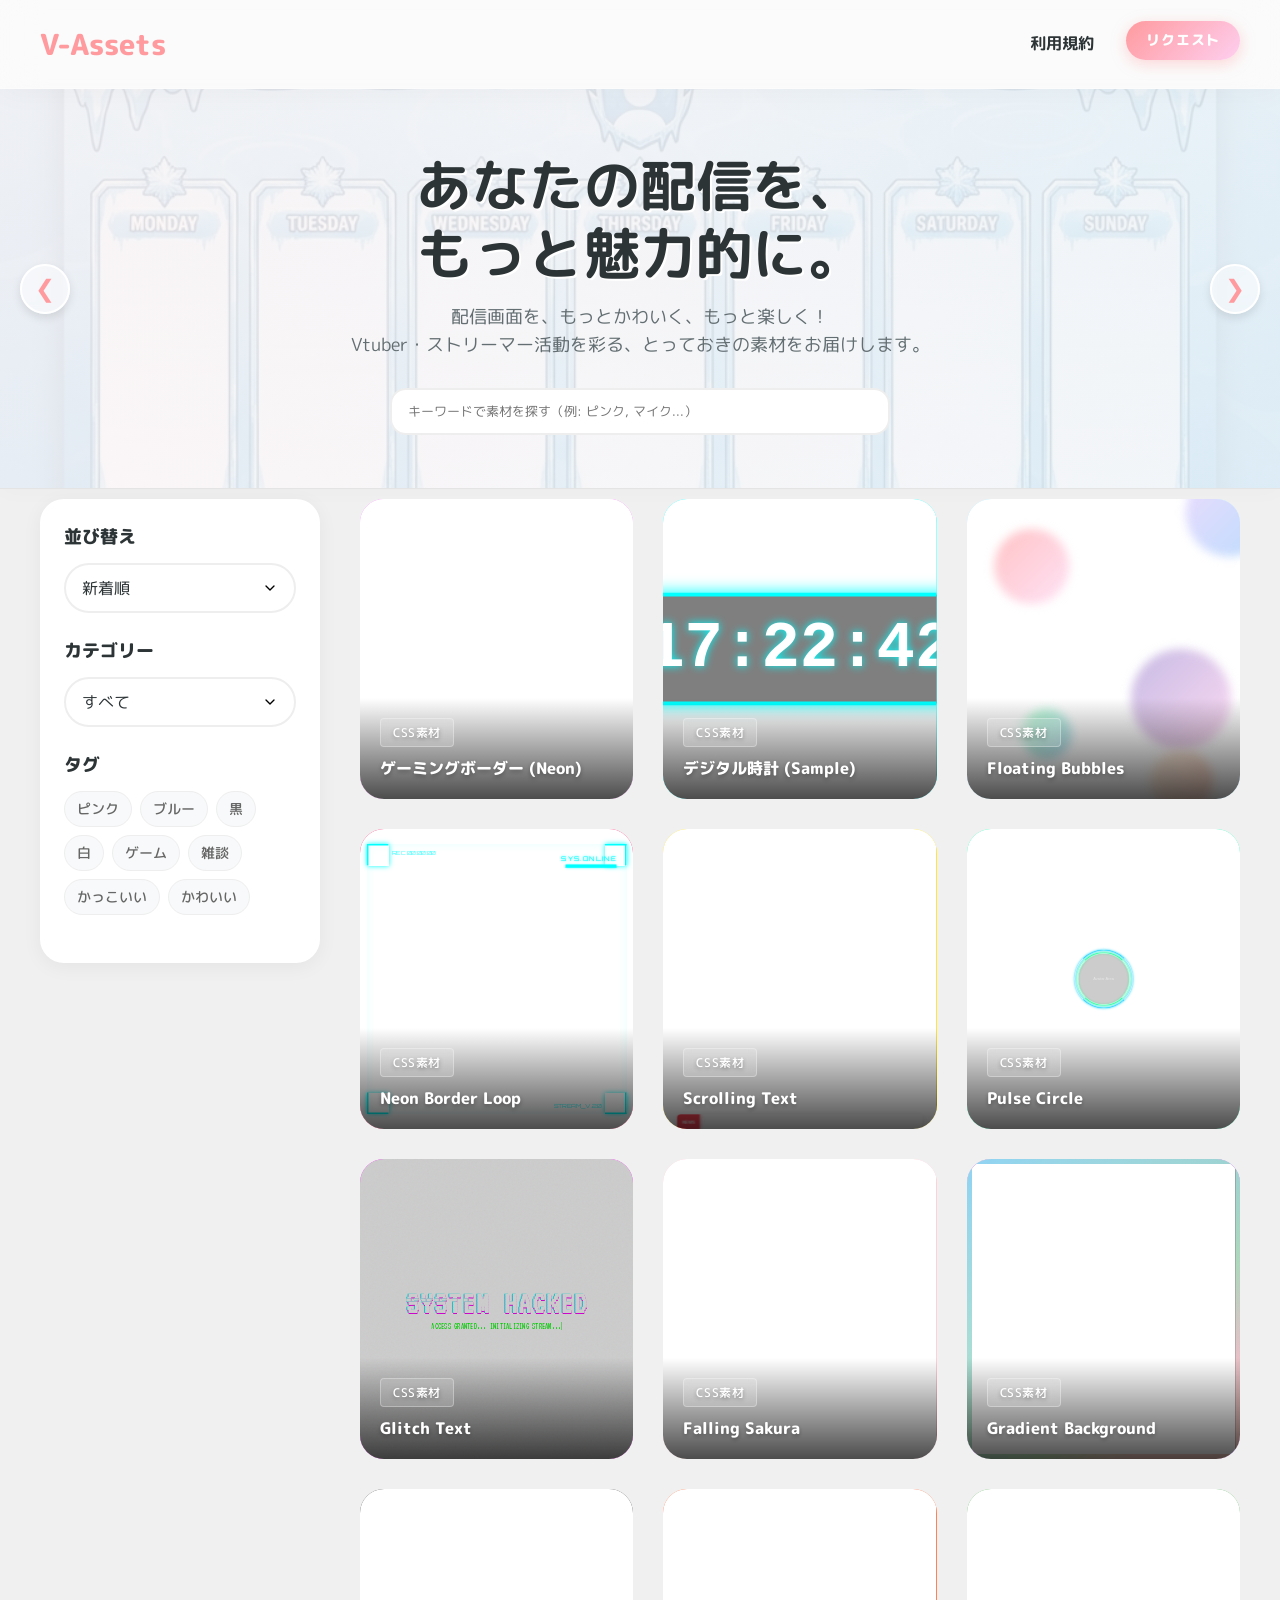
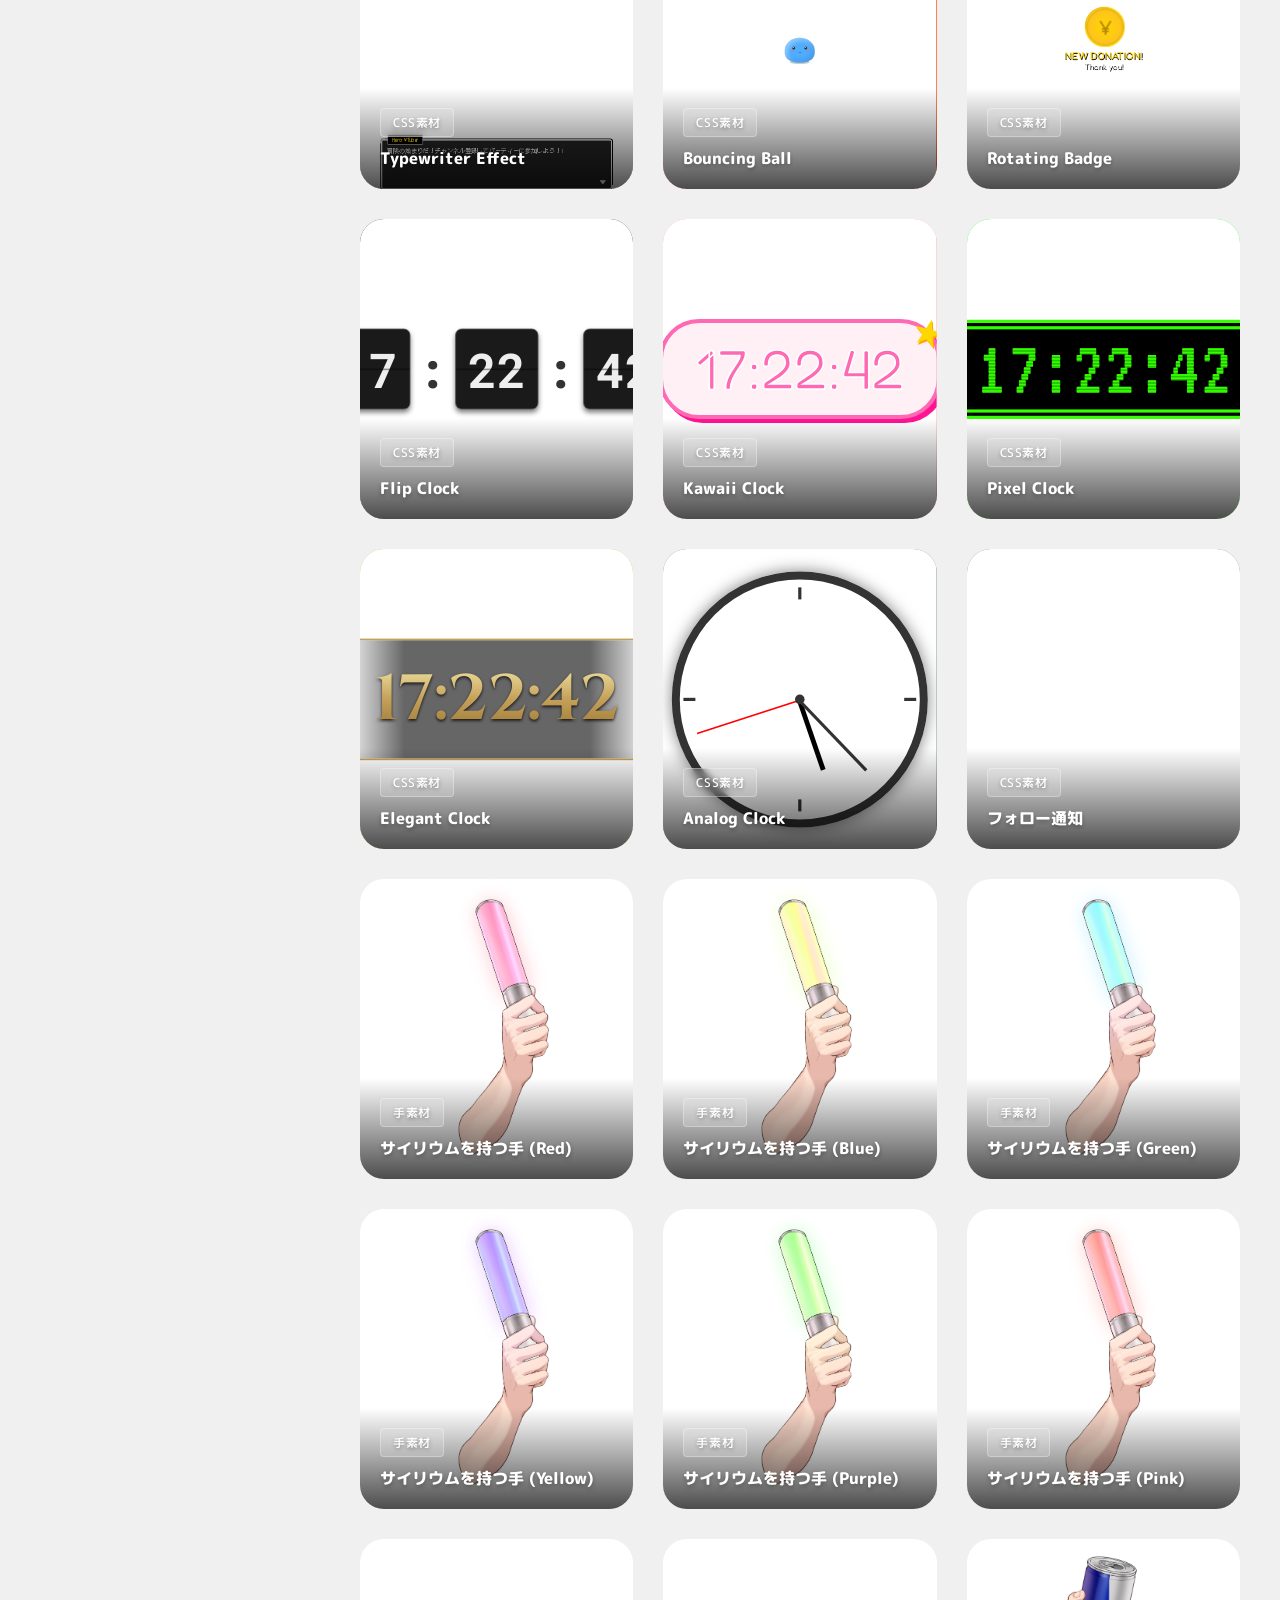
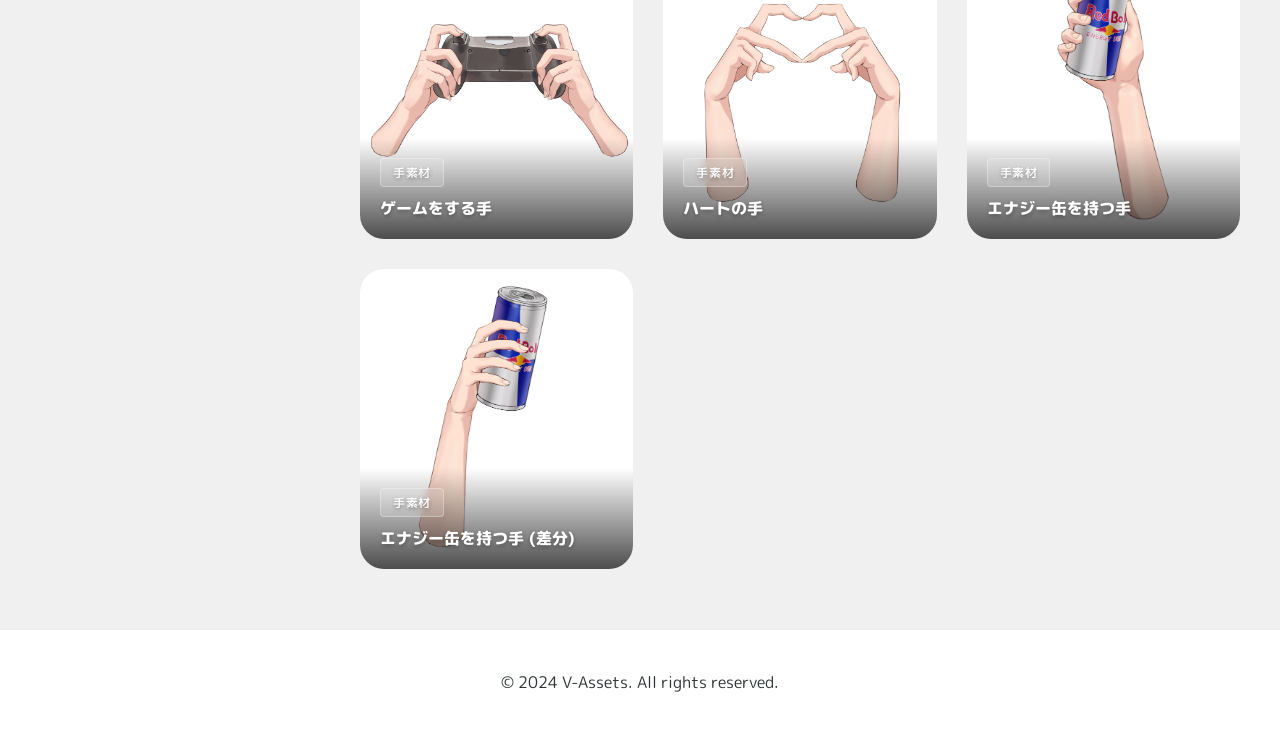
<file: index.html>
<!DOCTYPE html>
<html lang="ja">

<head>
    <meta charset="UTF-8">
    <meta name="viewport" content="width=device-width, initial-scale=1.0">
    <title>V-Assets | Vtuber・ストリーマー向け無料素材配布</title>
    <link rel="preconnect" href="https://fonts.googleapis.com">
    <link rel="preconnect" href="https://fonts.gstatic.com" crossorigin>
    <link
        href="https://fonts.googleapis.com/css2?family=M+PLUS+Rounded+1c:wght@400;700;800&family=Quicksand:wght@500;700&display=swap"
        rel="stylesheet">
    <link rel="stylesheet" href="css/main.css">
</head>

<body>

    <header></header>

    <main>
        <section class="hero">
            <!-- Background Slideshow -->
            <div class="hero-slideshow">
                <div class="slide active" style="background-image: url('images/hero-1.png');"></div>
                <div class="slide" style="background-image: url('images/hero-2.png');"></div>
                <div class="slide" style="background-image: url('images/hero-3.png');"></div>
            </div>

            <!-- Slideshow Controls -->
            <button class="slide-prev" aria-label="Previous Slide">❮</button>
            <button class="slide-next" aria-label="Next Slide">❯</button>

            <div class="container">
                <h1>あなたの配信を、<br>もっと魅力的に。</h1>
                <p class="hero-text">
                    配信画面を、もっとかわいく、もっと楽しく！<br>
                    Vtuber・ストリーマー活動を彩る、とっておきの素材をお届けします。
                </p>

                <!-- Search Box (Moved from Sidebar) -->
                <div class="search-box hero-search-box">
                    <input type="text" id="searchInput" placeholder="キーワードで素材を探す（例: ピンク, マイク...）"
                        class="hero-search-input">
                </div>
            </div>
        </section>

        <div class="fluid-container" id="assets-section">
            <div class="main-layout">
                <!-- Sidebar -->
                <aside class="sidebar">
                    <!-- Sort -->
                    <div class="filter-group">
                        <div class="filter-title">並び替え</div>
                        <div class="search-box">
                            <select id="sortSelect" class="sort-select">
                                <option value="newest">新着順</option>
                                <option value="popular">人気順</option>
                            </select>
                        </div>
                    </div>

                    <!-- Category Filter -->
                    <div class="filter-group">
                        <div class="filter-title">カテゴリー</div>
                        <div class="search-box">
                            <select id="categorySelect" class="sort-select">
                                <option value="all">すべて</option>
                                <option value="hands">手素材</option>
                                <option value="items">小物・装飾</option>
                                <option value="equipment">配信機材</option>
                                <option value="css">CSS素材</option>
                            </select>
                        </div>
                    </div>

                    <!-- Tag Filter -->
                    <div class="filter-group">
                        <div class="filter-title">タグ</div>
                        <div class="filter-tags">
                            <a href="#" class="filter-tag" data-value="pink">ピンク</a>
                            <a href="#" class="filter-tag" data-value="blue">ブルー</a>
                            <a href="#" class="filter-tag" data-value="black">黒</a>
                            <a href="#" class="filter-tag" data-value="white">白</a>
                            <a href="#" class="filter-tag" data-value="game">ゲーム</a>
                            <a href="#" class="filter-tag" data-value="zatsudan">雑談</a>
                            <a href="#" class="filter-tag" data-value="cool">かっこいい</a>
                            <a href="#" class="filter-tag" data-value="cute">かわいい</a>
                        </div>
                    </div>
                </aside>

                <!-- Main Content -->
                <div class="content-area">
                    <!-- Mobile Category Filters -->
                    <div class="mobile-category-filters">
                        <div class="mobile-filter-row">
                            <div class="search-box mobile-sort-box">
                                <select id="mobileSortSelect" class="sort-select">
                                    <option value="newest">新着順</option>
                                    <option value="popular">人気順</option>
                                </select>
                            </div>
                            <div class="search-box mobile-category-box">
                                <select id="mobileCategorySelect" class="sort-select">
                                    <option value="all">すべて</option>
                                    <option value="hands">手素材</option>
                                    <option value="items">小物・装飾</option>
                                    <option value="equipment">配信機材</option>
                                    <option value="css">CSS素材</option>
                                </select>
                            </div>
                        </div>
                    </div>

                    <div class="assets-grid" id="assetsGrid">
                        <!-- Assets will be rendered here by JS -->
                    </div>
                </div>
            </div>
        </div>
    </main>

    <footer>
        <div class="container">
            <p>&copy; 2024 V-Assets. All rights reserved.</p>
        </div>
    </footer>

    <script type="module" src="js/main.js"></script>
</body>

</html>
</file>
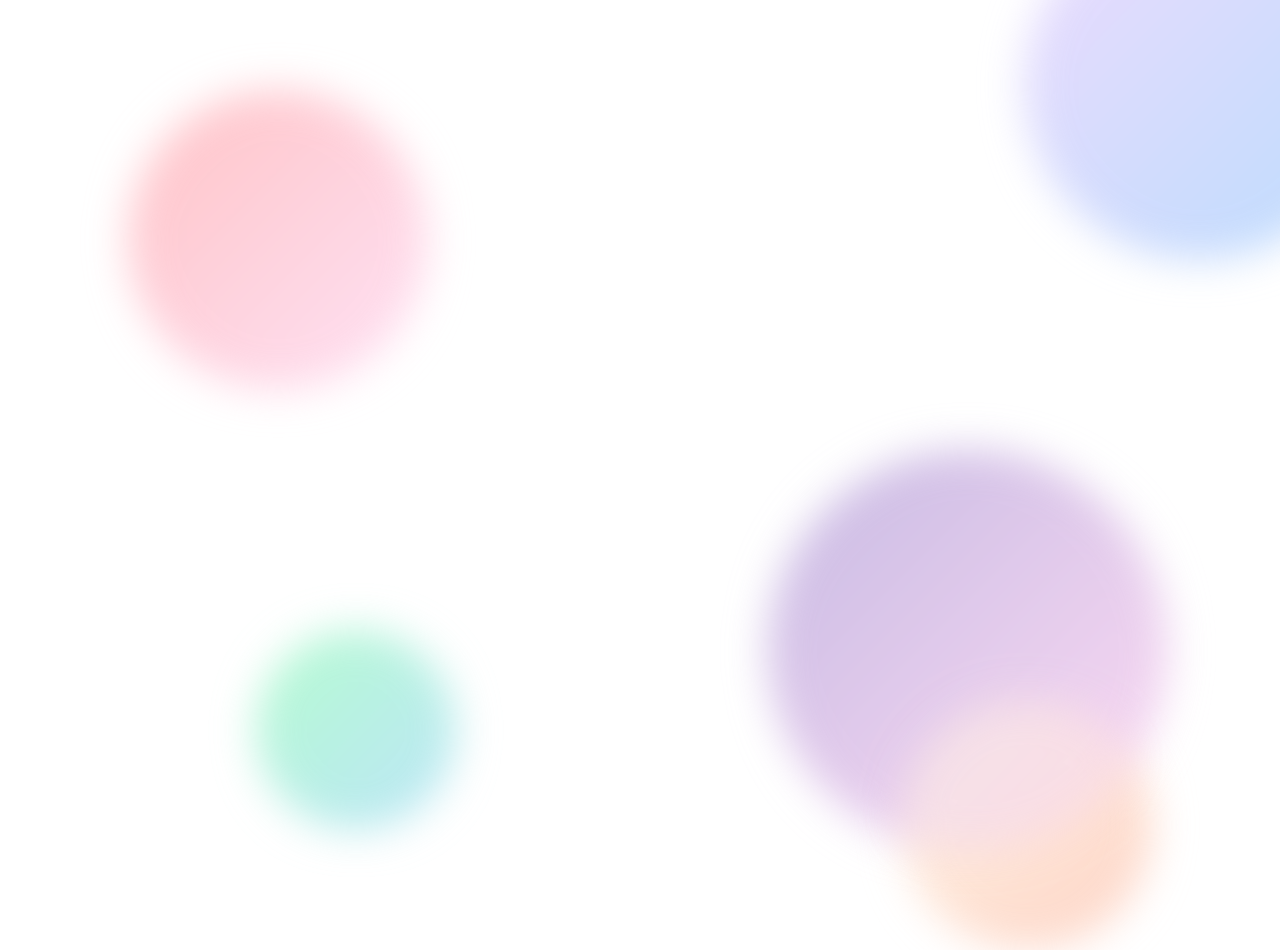
<file: widgets/01_floating_bubbles/index.html>
<!DOCTYPE html>
<html lang="ja">
<head>
    <meta charset="UTF-8">
    <meta name="viewport" content="width=device-width, initial-scale=1.0">
    <title>Ethereal Bokeh Overlay</title>
    <link rel="stylesheet" href="style.css">
</head>
<body>
    <div class="bokeh-container">
        <div class="bubble b1"></div>
        <div class="bubble b2"></div>
        <div class="bubble b3"></div>
        <div class="bubble b4"></div>
        <div class="bubble b5"></div>
        <div class="bubble b6"></div>
    </div>
</body>
</html>
</file>
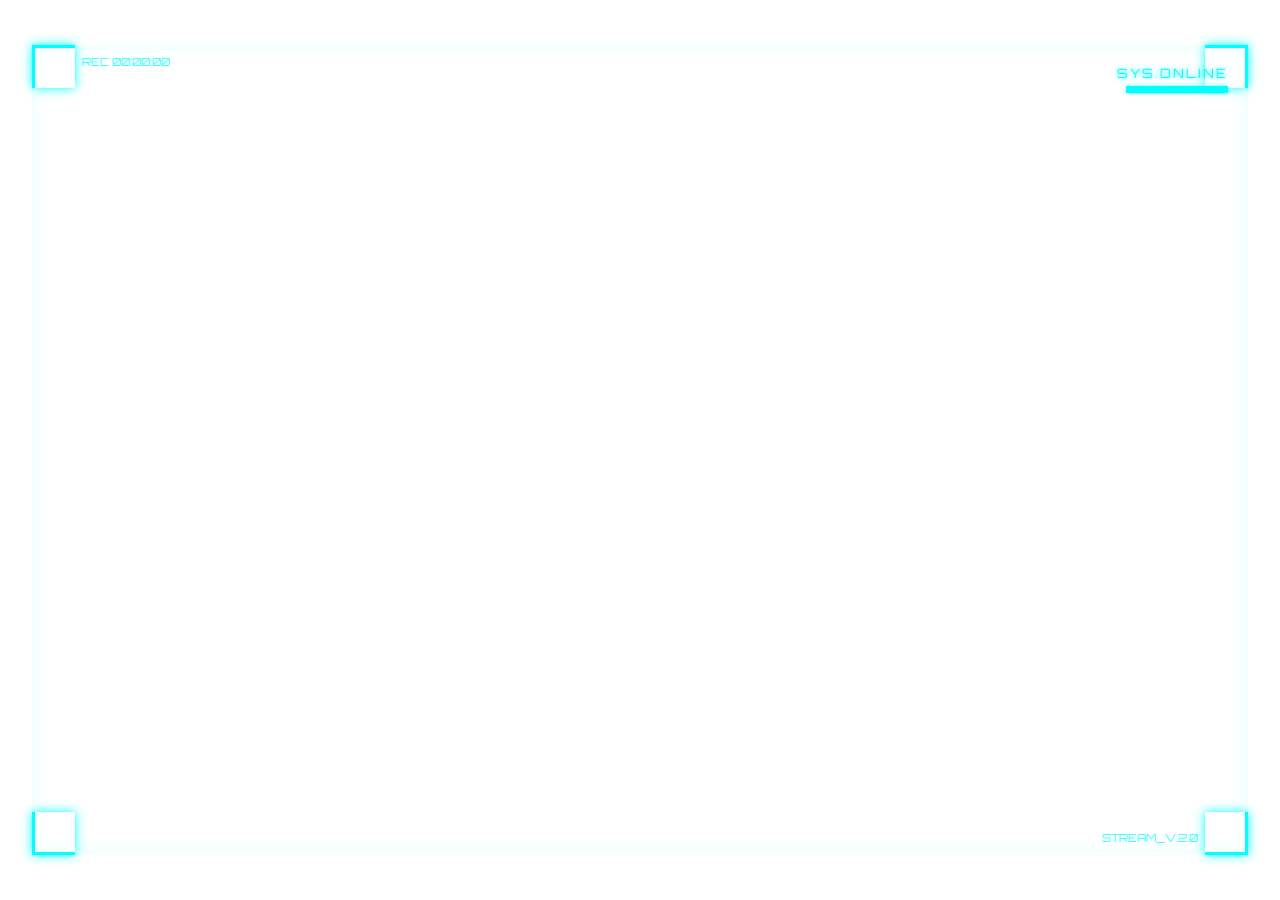
<file: widgets/02_neon_border/index.html>
<!DOCTYPE html>
<html lang="ja">
<head>
    <meta charset="UTF-8">
    <meta name="viewport" content="width=device-width, initial-scale=1.0">
    <title>Cyberpunk HUD Frame</title>
    <link rel="stylesheet" href="style.css">
</head>
<body>
    <div class="hud-frame">
        <div class="corner top-left"></div>
        <div class="corner top-right"></div>
        <div class="corner bottom-left"></div>
        <div class="corner bottom-right"></div>

        <div class="line top-line"></div>
        <div class="line bottom-line"></div>
        <div class="line left-line"></div>
        <div class="line right-line"></div>

        <div class="status-box">
            <span class="label">SYS.ONLINE</span>
            <div class="bar-container">
                <div class="bar"></div>
            </div>
        </div>

        <div class="deco-text top-deco">REC 00:00:00</div>
        <div class="deco-text bottom-deco">STREAM_V.2.0</div>
    </div>
</body>
</html>
</file>
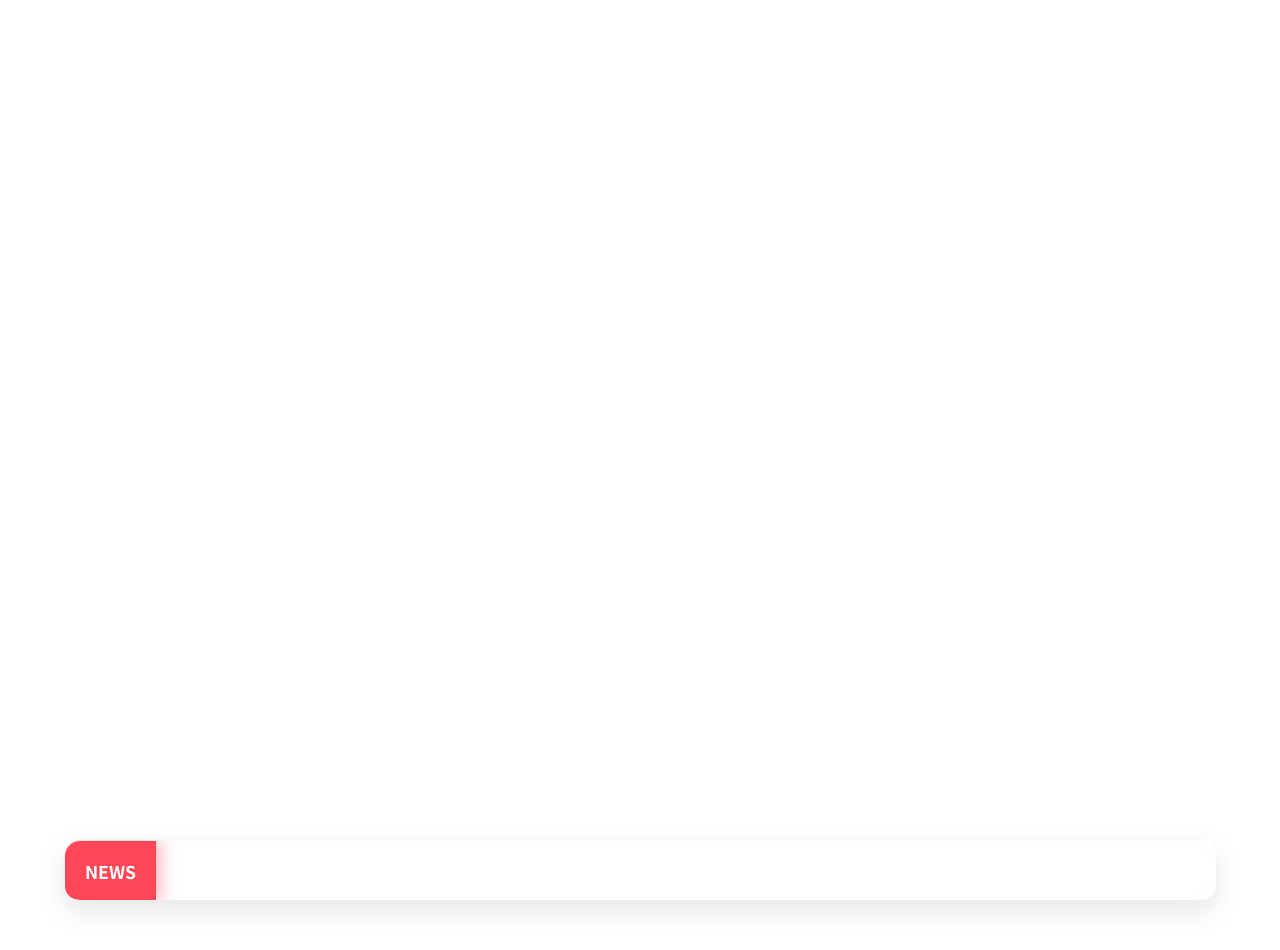
<file: widgets/03_scrolling_text/index.html>
<!DOCTYPE html>
<html lang="ja">
<head>
    <meta charset="UTF-8">
    <meta name="viewport" content="width=device-width, initial-scale=1.0">
    <title>Glassmorphism News Ticker</title>
    <link rel="stylesheet" href="style.css">
</head>
<body>
    <div class="ticker-wrap">
        <div class="glass-container">
            <div class="label">NEWS</div>
            <div class="ticker">
                <div class="ticker__item">✨ 配信開始！ようこそ！ ✨</div>
                <div class="ticker__item">📢 チャンネル登録と高評価をお願いします！</div>
                <div class="ticker__item">🐦 Twitter(X)のフォローも待ってるよ @VTuberID</div>
                <div class="ticker__item">🎮 今日のゲーム: APEX Legends</div>
            </div>
        </div>
    </div>
</body>
</html>
</file>
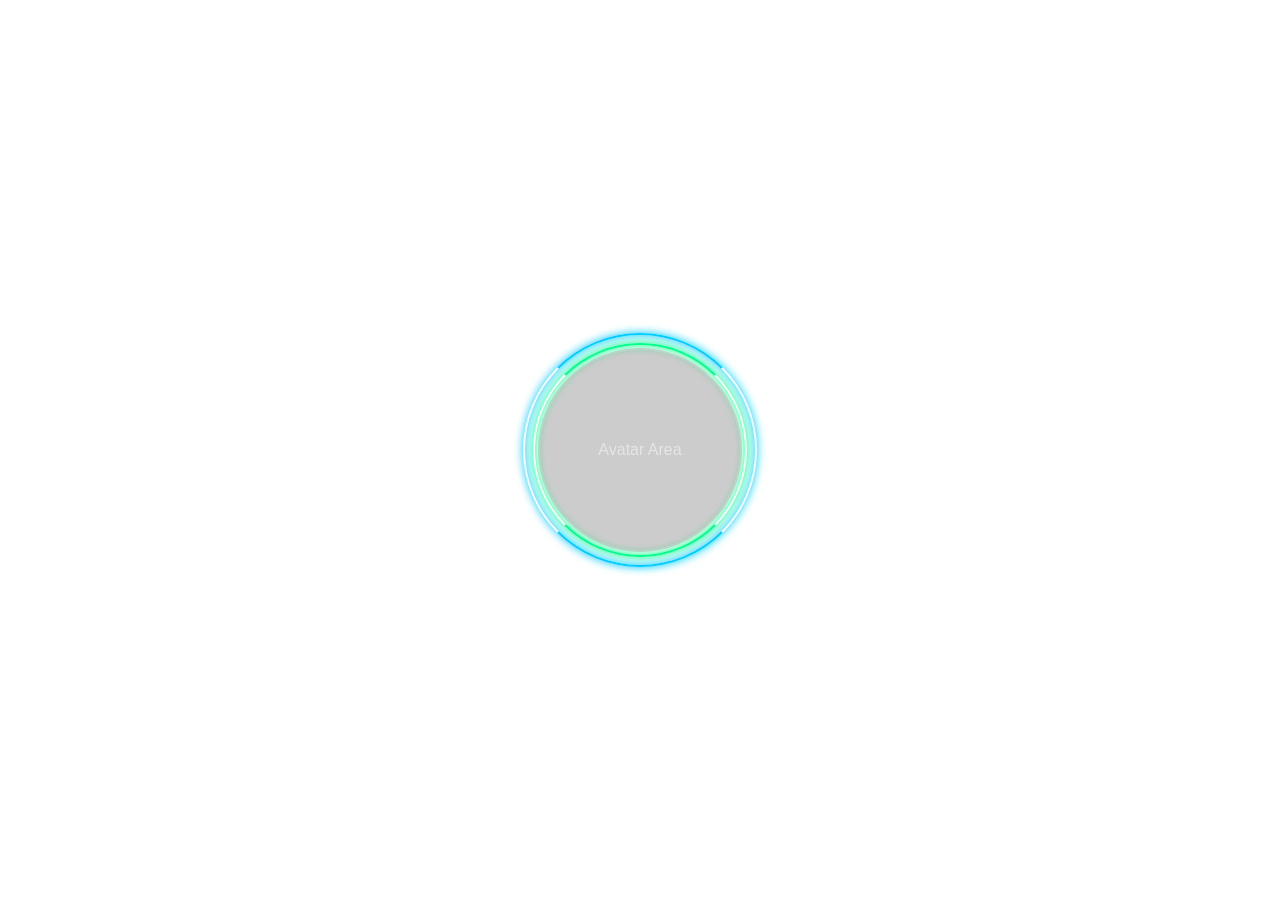
<file: widgets/04_pulse_circle/index.html>
<!DOCTYPE html>
<html lang="ja">
<head>
    <meta charset="UTF-8">
    <meta name="viewport" content="width=device-width, initial-scale=1.0">
    <title>Audio Reactive Glow</title>
    <link rel="stylesheet" href="style.css">
</head>
<body>
    <div class="audio-visualizer">
        <div class="center-circle">
            <!-- Placeholder for Avatar -->
            <div class="avatar-placeholder">Avatar Area</div>
        </div>
        <div class="ring r1"></div>
        <div class="ring r2"></div>
        <div class="ring r3"></div>
        <div class="wave w1"></div>
        <div class="wave w2"></div>
        <div class="wave w3"></div>
    </div>
</body>
</html>
</file>
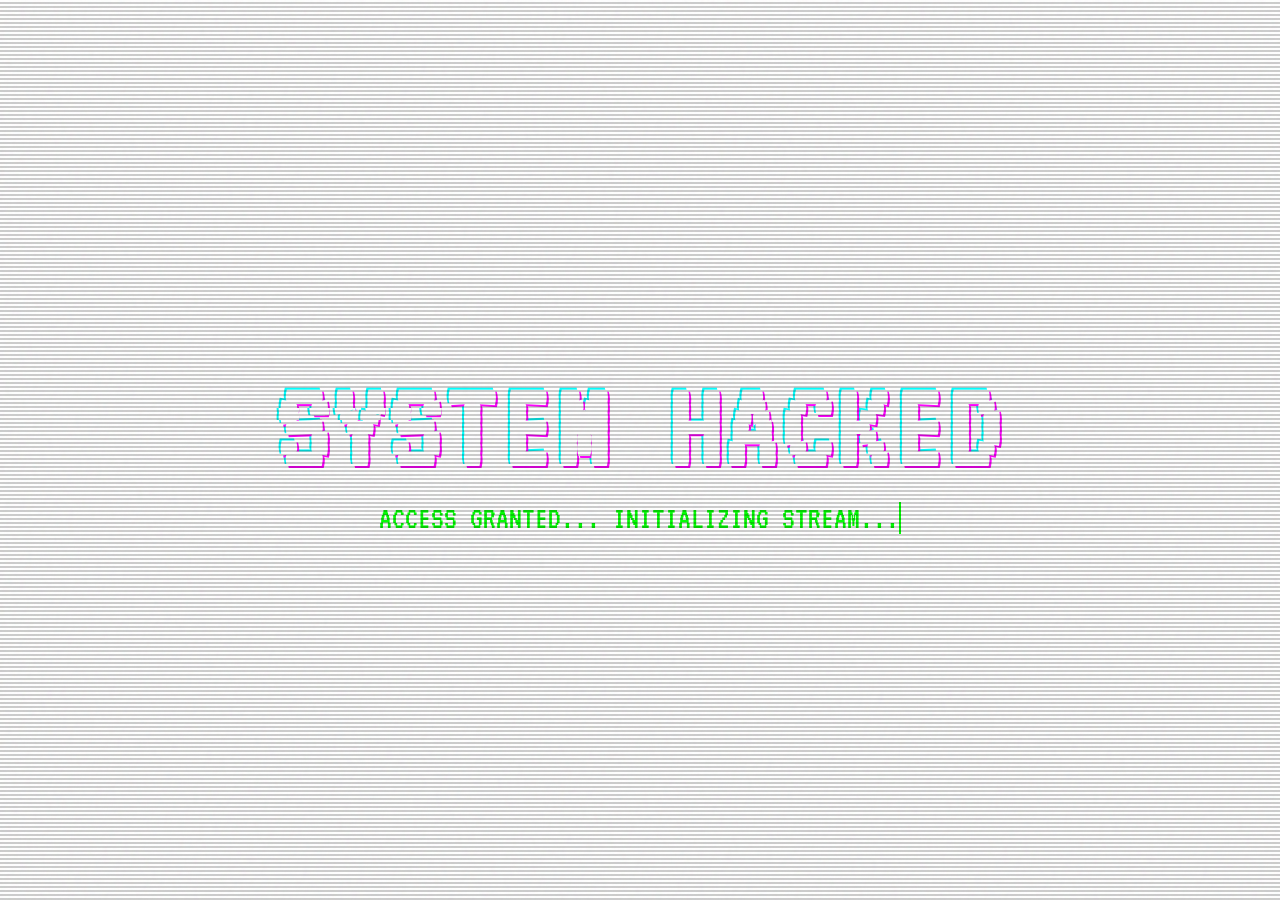
<file: widgets/05_glitch_text/index.html>
<!DOCTYPE html>
<html lang="ja">
<head>
    <meta charset="UTF-8">
    <meta name="viewport" content="width=device-width, initial-scale=1.0">
    <title>Hacker Intro Glitch</title>
    <link rel="stylesheet" href="style.css">
</head>
<body>
    <div class="glitch-container">
        <div class="glitch" data-text="SYSTEM HACKED">SYSTEM HACKED</div>
        <div class="subtext">ACCESS GRANTED... INITIALIZING STREAM...</div>
        <div class="scanlines"></div>
        <div class="noise"></div>
    </div>
</body>
</html>
</file>
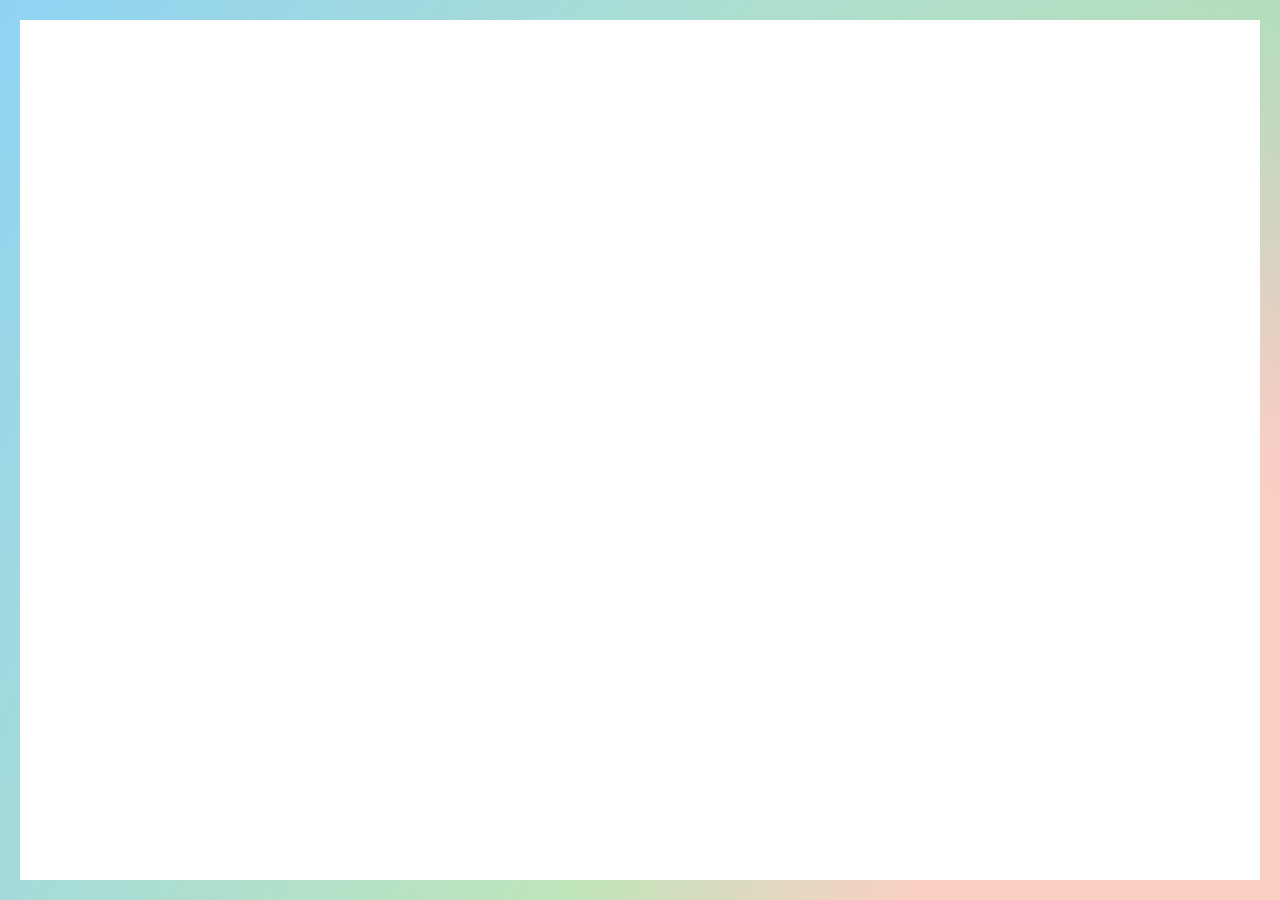
<file: widgets/07_gradient_background/index.html>
<!DOCTYPE html>
<html lang="ja">
<head>
    <meta charset="UTF-8">
    <meta name="viewport" content="width=device-width, initial-scale=1.0">
    <title>Holographic Aurora</title>
    <link rel="stylesheet" href="style.css">
</head>
<body>
    <div class="aurora-container">
        <div class="aurora-bg"></div>
        <div class="content-frame">
            <!-- Frame content or leave empty for bg -->
        </div>
    </div>
</body>
</html>
</file>
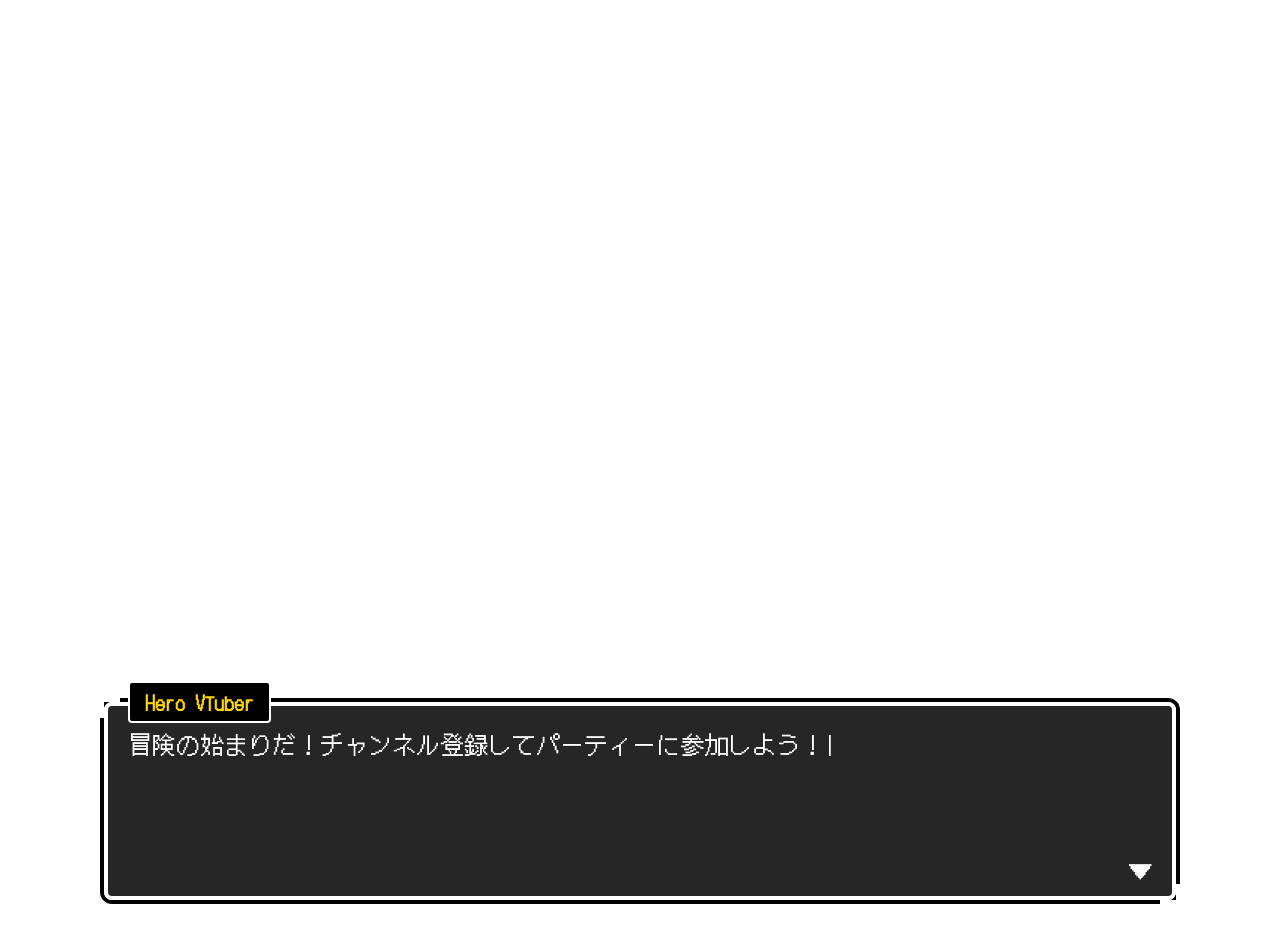
<file: widgets/08_typewriter_effect/index.html>
<!DOCTYPE html>
<html lang="ja">
<head>
    <meta charset="UTF-8">
    <meta name="viewport" content="width=device-width, initial-scale=1.0">
    <title>Fantasy RPG Dialogue</title>
    <link rel="stylesheet" href="style.css">
</head>
<body>
    <div class="rpg-box">
        <div class="character-name">Hero VTuber</div>
        <div class="text-area">
            <p class="typewriter">冒険の始まりだ！チャンネル登録してパーティーに参加しよう！<span class="cursor">|</span></p>
        </div>
        <div class="next-arrow">▼</div>
    </div>
</body>
</html>
</file>
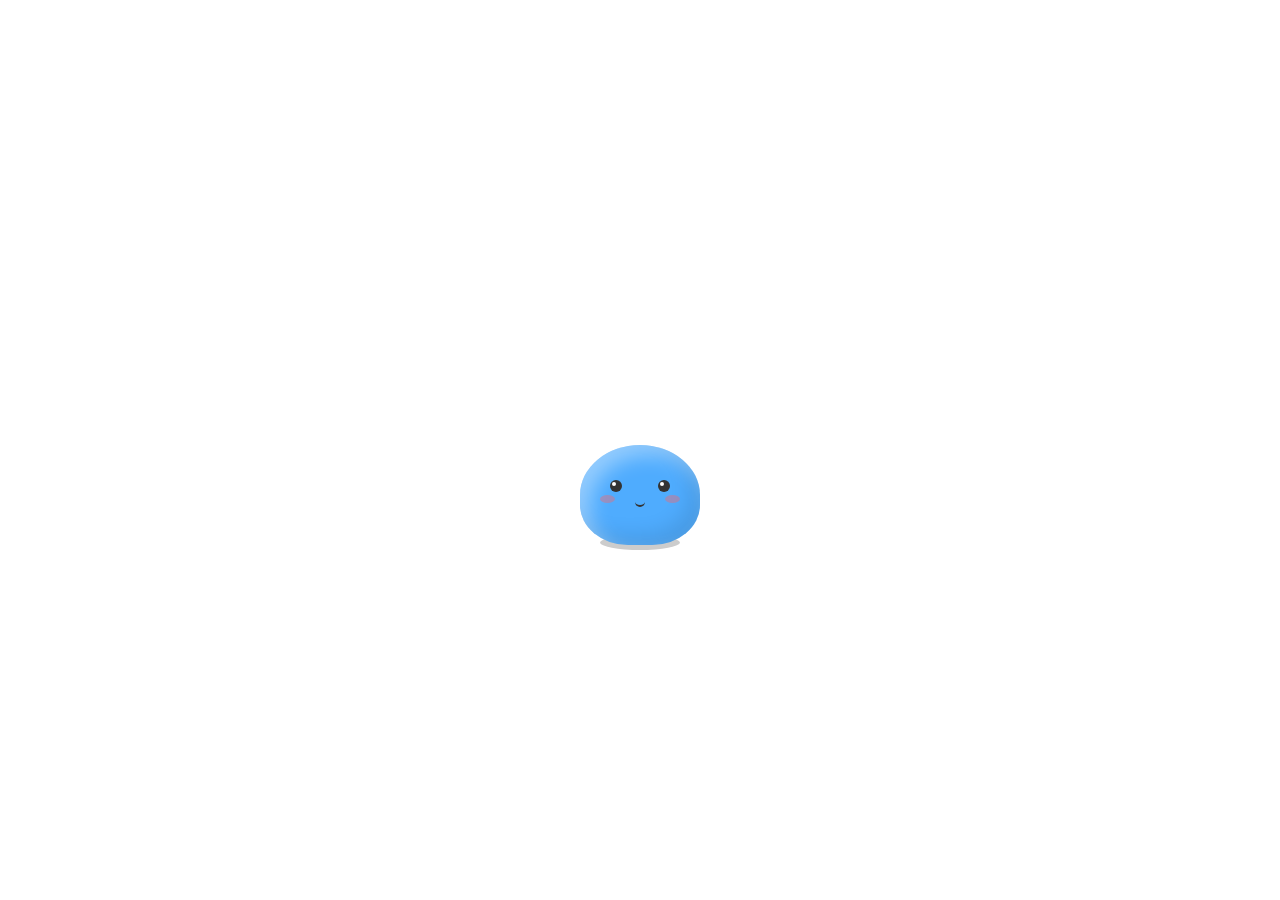
<file: widgets/09_bouncing_ball/index.html>
<!DOCTYPE html>
<html lang="ja">
<head>
    <meta charset="UTF-8">
    <meta name="viewport" content="width=device-width, initial-scale=1.0">
    <title>Kawaii Mascot Bounce</title>
    <link rel="stylesheet" href="style.css">
</head>
<body>
    <div class="mascot-container">
        <div class="slime">
            <div class="eyes">
                <div class="eye left"></div>
                <div class="eye right"></div>
            </div>
            <div class="mouth"></div>
            <div class="cheek left-cheek"></div>
            <div class="cheek right-cheek"></div>
        </div>
        <div class="shadow"></div>
    </div>
</body>
</html>
</file>
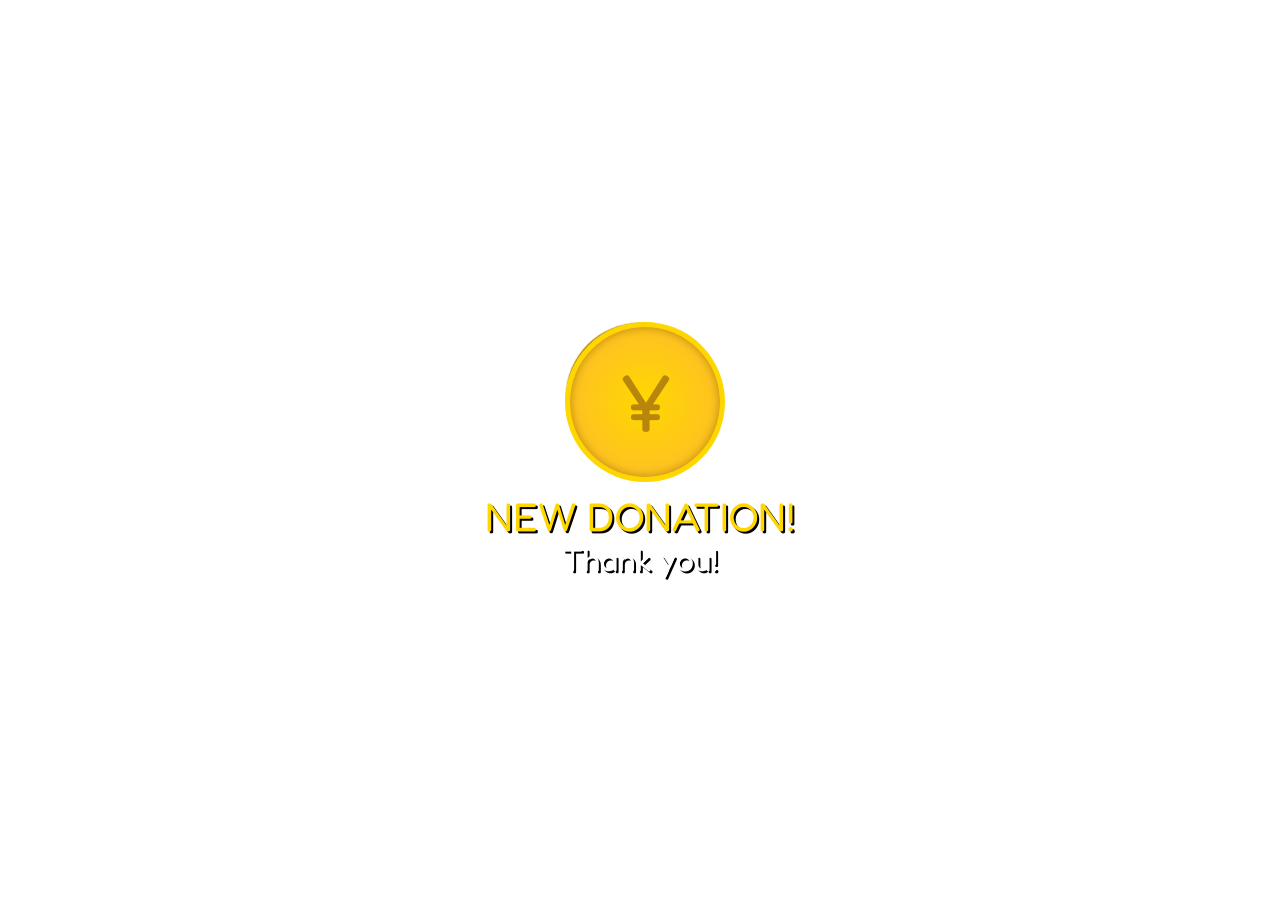
<file: widgets/10_rotating_badge/index.html>
<!DOCTYPE html>
<html lang="ja">
<head>
    <meta charset="UTF-8">
    <meta name="viewport" content="width=device-width, initial-scale=1.0">
    <title>3D Gold Coin Alert</title>
    <link rel="stylesheet" href="style.css">
</head>
<body>
    <div class="alert-container">
        <div class="coin-wrapper">
            <div class="coin">
                <div class="front">¥</div>
                <div class="back">★</div>
                <!-- Sides are simulated via thickness in CSS usually or pseudo elements -->
                <div class="side-ring"></div>
            </div>
        </div>
        <div class="alert-text">
            <span class="highlight">NEW DONATION!</span><br>
            Thank you!
        </div>
        <div class="confetti c1"></div><div class="confetti c2"></div><div class="confetti c3"></div>
        <div class="confetti c4"></div><div class="confetti c5"></div>
    </div>
</body>
</html>
</file>
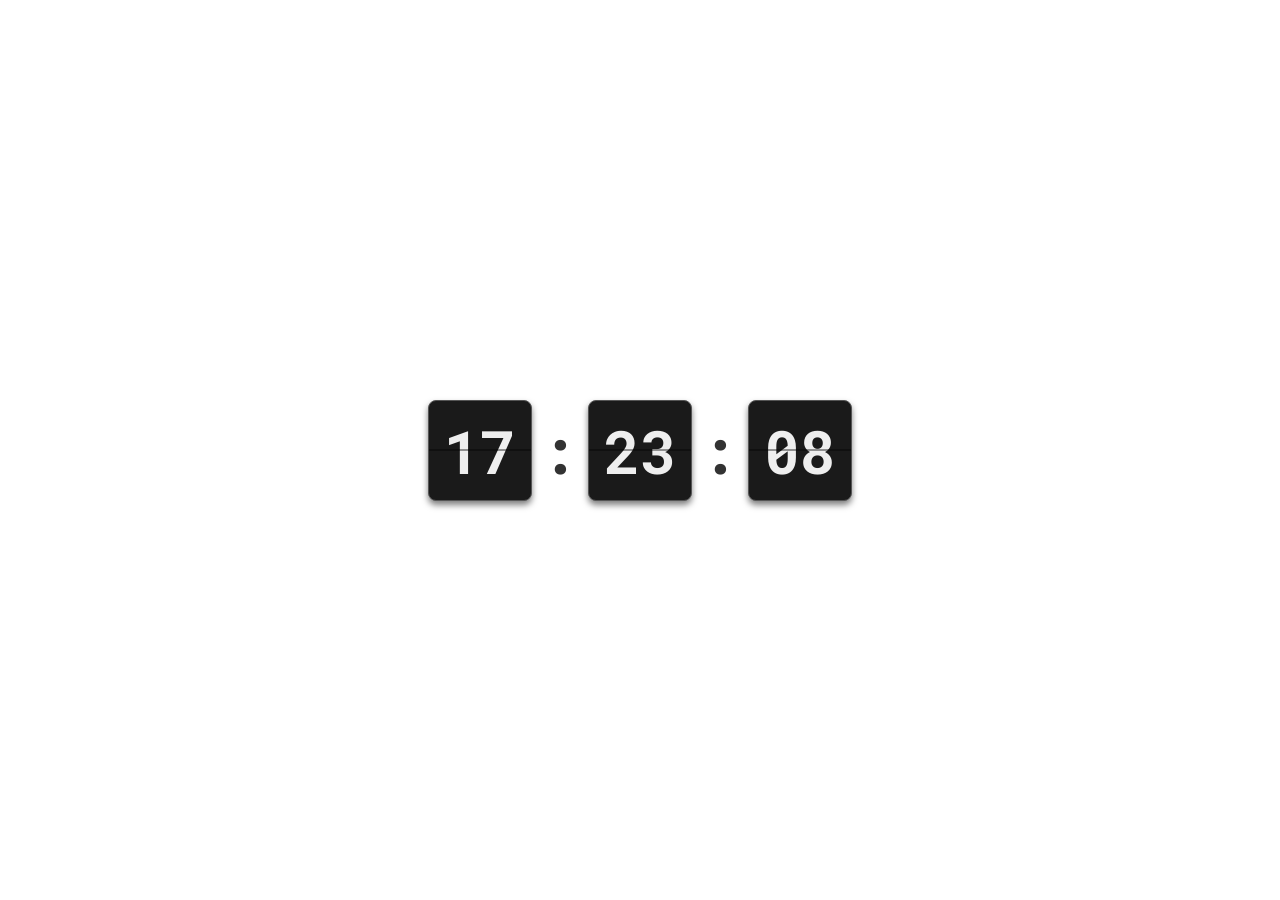
<file: widgets/11_flip clock/index.html>
<!DOCTYPE html>
<html lang="en">
<head>
    <meta charset="UTF-8">
    <meta name="viewport" content="width=device-width, initial-scale=1.0">
    <title>Flip Clock Style</title>
    <link rel="stylesheet" href="style.css">
    <link href="https://fonts.googleapis.com/css2?family=Roboto+Mono:wght@700&display=swap" rel="stylesheet">
</head>
<body>
    <div class="clock-container">
        <div class="clock">
            <div class="card hour">00</div>
            <div class="colon">:</div>
            <div class="card minute">00</div>
            <div class="colon">:</div>
            <div class="card second">00</div>
        </div>
    </div>
    <script>
        function updateTime() {
            const now = new Date();
            const hours = String(now.getHours()).padStart(2, '0');
            const minutes = String(now.getMinutes()).padStart(2, '0');
            const seconds = String(now.getSeconds()).padStart(2, '0');

            document.querySelector('.hour').textContent = hours;
            document.querySelector('.minute').textContent = minutes;
            document.querySelector('.second').textContent = seconds;
        }
        setInterval(updateTime, 1000);
        updateTime();
    </script>
</body>
</html>
</file>
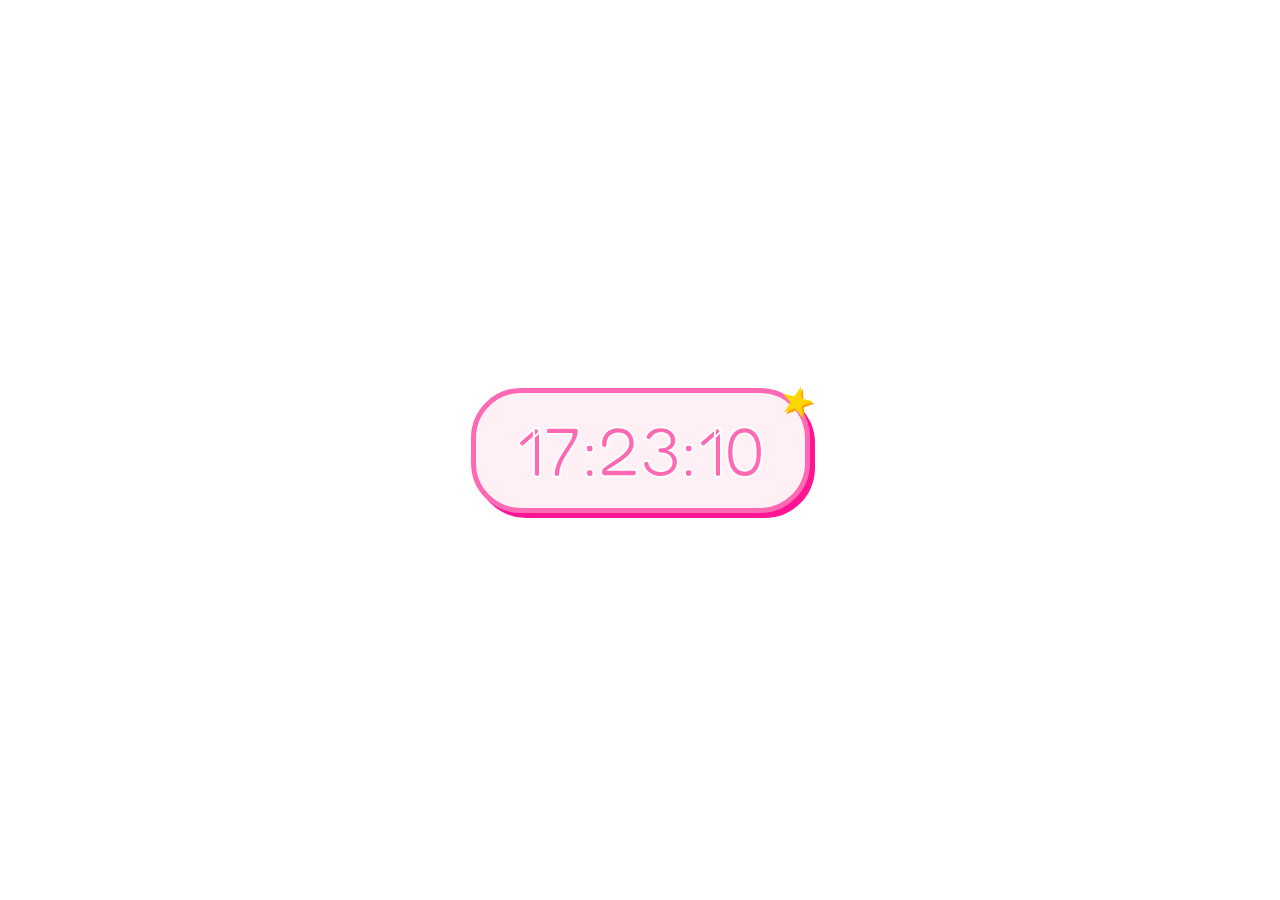
<file: widgets/12_kawaii clock/index.html>
<!DOCTYPE html>
<html lang="en">
<head>
    <meta charset="UTF-8">
    <meta name="viewport" content="width=device-width, initial-scale=1.0">
    <title>Kawaii Clock</title>
    <link rel="stylesheet" href="style.css">
    <link href="https://fonts.googleapis.com/css2?family=Fredoka+One&display=swap" rel="stylesheet">
</head>
<body>
    <div class="clock-container">
        <div class="clock">
            <span class="hour">00</span><span class="colon">:</span><span class="minute">00</span><span class="colon">:</span><span class="second">00</span>
        </div>
        <div class="decoration">★</div>
    </div>
    <script>
        function updateTime() {
            const now = new Date();
            const hours = String(now.getHours()).padStart(2, '0');
            const minutes = String(now.getMinutes()).padStart(2, '0');
            const seconds = String(now.getSeconds()).padStart(2, '0');

            document.querySelector('.hour').textContent = hours;
            document.querySelector('.minute').textContent = minutes;
            document.querySelector('.second').textContent = seconds;
        }
        setInterval(updateTime, 1000);
        updateTime();
    </script>
</body>
</html>
</file>
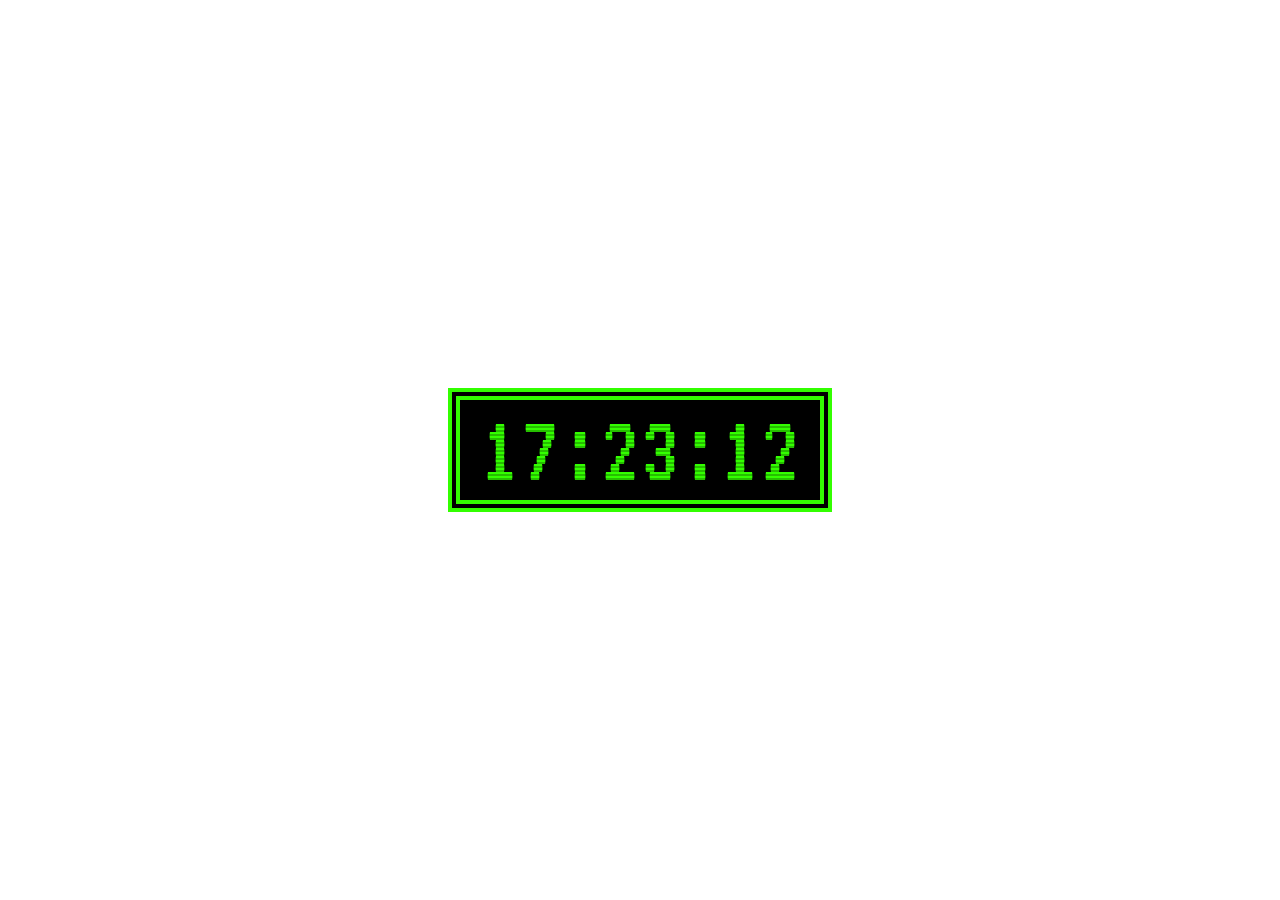
<file: widgets/13_pixel clock/index.html>
<!DOCTYPE html>
<html lang="en">
<head>
    <meta charset="UTF-8">
    <meta name="viewport" content="width=device-width, initial-scale=1.0">
    <title>Pixel Clock</title>
    <link rel="stylesheet" href="style.css">
    <link href="https://fonts.googleapis.com/css2?family=VT323&display=swap" rel="stylesheet">
</head>
<body>
    <div class="clock-container">
        <div class="clock">
            <span class="hour">00</span><span class="colon">:</span><span class="minute">00</span><span class="colon">:</span><span class="second">00</span>
        </div>
    </div>
    <script>
        function updateTime() {
            const now = new Date();
            const hours = String(now.getHours()).padStart(2, '0');
            const minutes = String(now.getMinutes()).padStart(2, '0');
            const seconds = String(now.getSeconds()).padStart(2, '0');

            document.querySelector('.hour').textContent = hours;
            document.querySelector('.minute').textContent = minutes;
            document.querySelector('.second').textContent = seconds;
        }
        setInterval(updateTime, 1000);
        updateTime();
    </script>
</body>
</html>
</file>
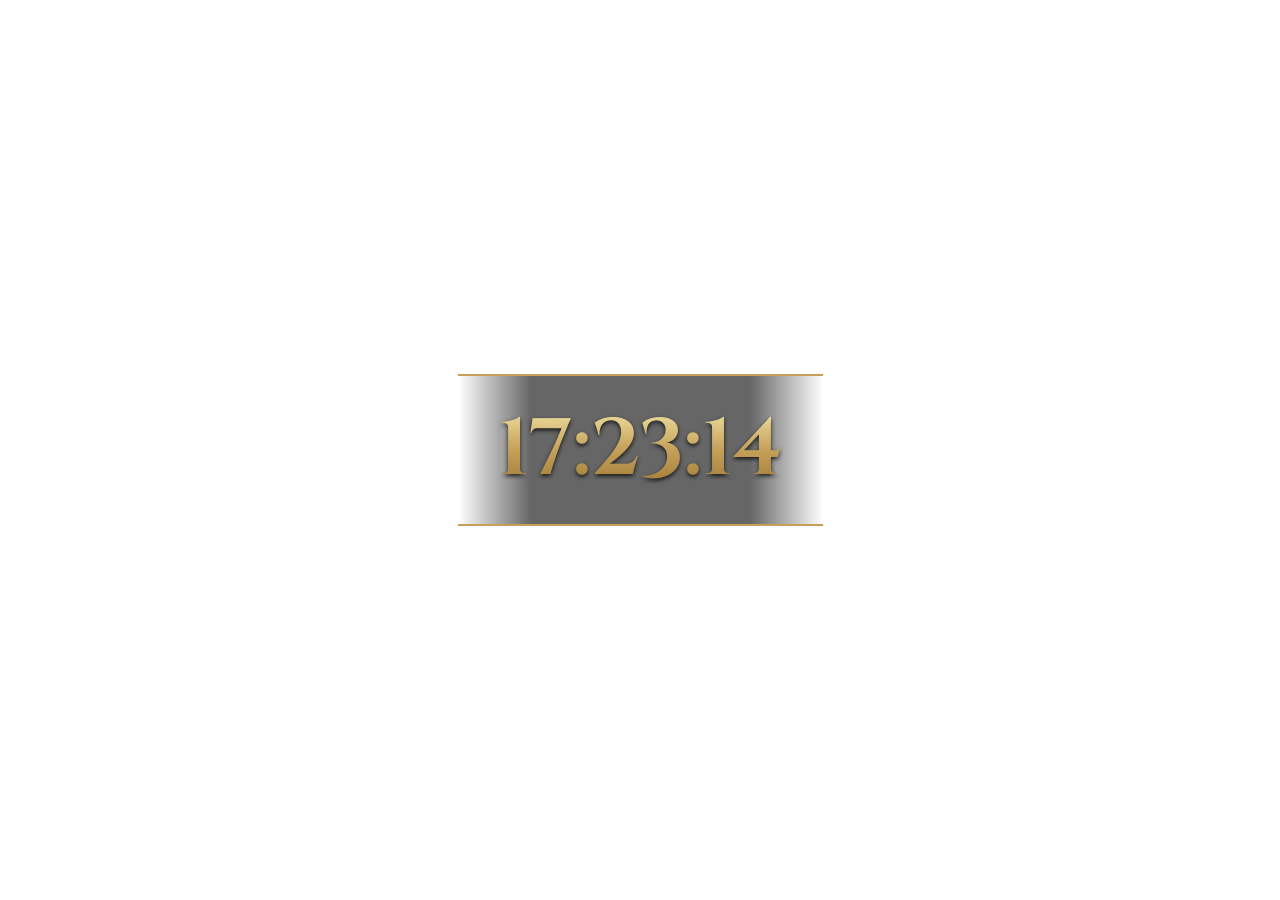
<file: widgets/14_elegant clock/index.html>
<!DOCTYPE html>
<html lang="en">
<head>
    <meta charset="UTF-8">
    <meta name="viewport" content="width=device-width, initial-scale=1.0">
    <title>Elegant Clock</title>
    <link rel="stylesheet" href="style.css">
    <link href="https://fonts.googleapis.com/css2?family=Cinzel:wght@700&display=swap" rel="stylesheet">
</head>
<body>
    <div class="clock-container">
        <div class="clock">
            <span class="hour">00</span><span class="colon">:</span><span class="minute">00</span><span class="colon">:</span><span class="second">00</span>
        </div>
    </div>
    <script>
        function updateTime() {
            const now = new Date();
            const hours = String(now.getHours()).padStart(2, '0');
            const minutes = String(now.getMinutes()).padStart(2, '0');
            const seconds = String(now.getSeconds()).padStart(2, '0');

            document.querySelector('.hour').textContent = hours;
            document.querySelector('.minute').textContent = minutes;
            document.querySelector('.second').textContent = seconds;
        }
        setInterval(updateTime, 1000);
        updateTime();
    </script>
</body>
</html>
</file>
<file: css/main.css>
/* Entry Point */
@import url('base/_variables.css');
@import url('base/_reset.css');
@import url('base/_animations.css');

@import url('layout/_header.css');
@import url('layout/_footer.css');
@import url('layout/_grid.css');

@import url('components/_buttons.css');
@import url('components/_hero.css');
@import url('components/_cards.css');
@import url('components/_forms.css');
@import url('components/_tags.css');
@import url('components/_mobile-filters.css');

@import url('pages/_terms.css');
@import url('pages/_detail.css');
</file>
<file: widgets/01_floating_bubbles/style.css>
@import url('https://fonts.googleapis.com/css2?family=Quicksand:wght@300&display=swap');

body {
    margin: 0;
    padding: 0;
    background: transparent;
    height: 100vh;
    overflow: hidden;
    font-family: 'Quicksand', sans-serif;
}

.bokeh-container {
    position: relative;
    width: 100%;
    height: 100%;
}

.bubble {
    position: absolute;
    border-radius: 50%;
    filter: blur(20px);
    opacity: 0.6;
    animation: float 20s infinite alternate ease-in-out;
    mix-blend-mode: screen;
}

/* Define Bubble Properties */
.b1 {
    width: 300px;
    height: 300px;
    background: linear-gradient(135deg, #ff9a9e 0%, #fecfef 100%);
    top: 10%;
    left: 10%;
    animation-duration: 25s;
}

.b2 {
    width: 400px;
    height: 400px;
    background: linear-gradient(135deg, #a18cd1 0%, #fbc2eb 100%);
    top: 50%;
    left: 60%;
    animation-duration: 30s;
    animation-delay: -5s;
}

.b3 {
    width: 200px;
    height: 200px;
    background: linear-gradient(135deg, #84fab0 0%, #8fd3f4 100%);
    top: 70%;
    left: 20%;
    animation-duration: 20s;
    animation-delay: -10s;
}

.b4 {
    width: 350px;
    height: 350px;
    background: linear-gradient(135deg, #e0c3fc 0%, #8ec5fc 100%);
    top: -10%;
    left: 80%;
    animation-duration: 35s;
    animation-delay: -2s;
}

.b5 {
    width: 150px;
    height: 150px;
    background: white;
    top: 40%;
    left: 40%;
    opacity: 0.4;
    filter: blur(40px);
    animation-duration: 15s;
}

.b6 {
    width: 250px;
    height: 250px;
    background: linear-gradient(135deg, #ffecd2 0%, #fcb69f 100%);
    bottom: -50px;
    right: 10%;
    animation-duration: 28s;
    animation-delay: -8s;
}

@keyframes float {
    0% { transform: translate(0, 0) scale(1); }
    33% { transform: translate(30px, -50px) scale(1.1); }
    66% { transform: translate(-20px, 20px) scale(0.9); }
    100% { transform: translate(0, 0) scale(1); }
}
</file>
<file: widgets/02_neon_border/style.css>
@import url('https://fonts.googleapis.com/css2?family=Orbitron:wght@400;700&display=swap');

body {
    margin: 0;
    padding: 0;
    background: transparent;
    height: 100vh;
    overflow: hidden;
    font-family: 'Orbitron', sans-serif;
    display: flex;
    justify-content: center;
    align-items: center;
}

.hud-frame {
    position: relative;
    width: 95%;
    height: 90%;
    /* Border is constructed via elements, not standard border */
    box-shadow: inset 0 0 20px rgba(0, 255, 255, 0.1);
}

:root {
    --primary-color: #0ff;
    --secondary-color: #f0f;
    --bg-dark: rgba(0, 10, 20, 0.6);
}

/* Corners */
.corner {
    position: absolute;
    width: 40px;
    height: 40px;
    border: 3px solid var(--primary-color);
    box-shadow: 0 0 10px var(--primary-color);
    transition: all 0.3s ease;
}

.top-left { top: 0; left: 0; border-right: none; border-bottom: none; }
.top-right { top: 0; right: 0; border-left: none; border-bottom: none; }
.bottom-left { bottom: 0; left: 0; border-right: none; border-top: none; }
.bottom-right { bottom: 0; right: 0; border-left: none; border-top: none; }

/* Lines with animation */
.line {
    position: absolute;
    background: var(--primary-color);
    box-shadow: 0 0 8px var(--primary-color);
    opacity: 0.7;
}

.top-line { top: 0; left: 50%; transform: translateX(-50%); width: 0; height: 2px; animation: expandWidth 3s infinite alternate; }
.bottom-line { bottom: 0; left: 50%; transform: translateX(-50%); width: 0; height: 2px; animation: expandWidth 3s infinite alternate 1s; }
.left-line { left: 0; top: 50%; transform: translateY(-50%); width: 2px; height: 0; animation: expandHeight 4s infinite alternate; }
.right-line { right: 0; top: 50%; transform: translateY(-50%); width: 2px; height: 0; animation: expandHeight 4s infinite alternate 0.5s; }

@keyframes expandWidth { 0% { width: 20%; opacity: 0.3; } 100% { width: 80%; opacity: 1; } }
@keyframes expandHeight { 0% { height: 20%; opacity: 0.3; } 100% { height: 80%; opacity: 1; } }

/* Status Box */
.status-box {
    position: absolute;
    top: 20px;
    right: 20px;
    display: flex;
    flex-direction: column;
    align-items: flex-end;
}

.label {
    color: var(--primary-color);
    font-size: 0.8rem;
    letter-spacing: 2px;
    text-shadow: 0 0 5px var(--primary-color);
    margin-bottom: 5px;
    animation: blink 2s infinite;
}

.bar-container {
    width: 100px;
    height: 5px;
    background: rgba(0, 255, 255, 0.2);
    border: 1px solid var(--primary-color);
}

.bar {
    width: 100%;
    height: 100%;
    background: var(--primary-color);
    box-shadow: 0 0 5px var(--primary-color);
    animation: loadBar 3s infinite ease-in-out;
    transform-origin: left;
}

@keyframes loadBar { 0%, 100% { transform: scaleX(0.8); } 50% { transform: scaleX(1); } }
@keyframes blink { 0%, 100% { opacity: 1; } 50% { opacity: 0.5; } }

/* Deco Text */
.deco-text {
    position: absolute;
    color: var(--primary-color);
    font-size: 0.7rem;
    opacity: 0.8;
}

.top-deco { top: 10px; left: 50px; }
.bottom-deco { bottom: 10px; right: 50px; }
</file>
<file: widgets/03_scrolling_text/style.css>
@import url('https://fonts.googleapis.com/css2?family=Noto+Sans+JP:wght@400;700&display=swap');

body {
    margin: 0;
    padding: 0;
    background: transparent;
    height: 100vh;
    font-family: 'Noto Sans JP', sans-serif;
    display: flex;
    align-items: flex-end; /* Position at bottom usually */
    padding-bottom: 50px;
    justify-content: center;
}

.ticker-wrap {
    width: 90%;
    height: 60px;
    overflow: hidden;
    border-radius: 15px;
    box-shadow: 0 10px 30px rgba(0,0,0,0.1);
}

.glass-container {
    display: flex;
    align-items: center;
    width: 100%;
    height: 100%;
    background: rgba(255, 255, 255, 0.25);
    box-shadow: 0 4px 30px rgba(0, 0, 0, 0.1);
    backdrop-filter: blur(10px);
    -webkit-backdrop-filter: blur(10px);
    border: 1px solid rgba(255, 255, 255, 0.3);
    border-radius: 15px;
}

.label {
    background: #ff4757;
    color: white;
    padding: 0 20px;
    height: 100%;
    display: flex;
    align-items: center;
    font-weight: bold;
    font-size: 1.1rem;
    border-radius: 15px 0 0 15px;
    box-shadow: 5px 0 15px rgba(255, 71, 87, 0.4);
    z-index: 2;
}

.ticker {
    display: flex;
    height: 100%;
    align-items: center;
    white-space: nowrap;
    animation: ticker 30s linear infinite;
    padding-left: 100%; /* Start from outside */
}

.ticker__item {
    padding: 0 2rem;
    font-size: 1rem;
    color: #333;
    font-weight: 500;
    display: flex;
    align-items: center;
}

/* Duplicating content logic handled typically by JS or duplicate HTML for seamless loop,
   but for pure CSS simple loop: */

@keyframes ticker {
    0% { transform: translate3d(0, 0, 0); }
    100% { transform: translate3d(-100%, 0, 0); }
}

/* Dark Mode Variation (Optional via class) */
body.dark .glass-container {
    background: rgba(0, 0, 0, 0.5);
    border: 1px solid rgba(255, 255, 255, 0.1);
}

body.dark .ticker__item {
    color: white;
}
</file>
<file: widgets/04_pulse_circle/style.css>
body {
    margin: 0;
    padding: 0;
    background: transparent;
    height: 100vh;
    display: flex;
    justify-content: center;
    align-items: center;
    overflow: hidden;
}

.audio-visualizer {
    position: relative;
    width: 300px;
    height: 300px;
    display: flex;
    justify-content: center;
    align-items: center;
}

.center-circle {
    width: 200px;
    height: 200px;
    background: rgba(0,0,0,0.2);
    border-radius: 50%;
    z-index: 10;
    position: relative;
    border: 2px solid rgba(255,255,255,0.2);
    display: flex;
    justify-content: center;
    align-items: center;
    color: white;
    font-family: sans-serif;
    /* Simulate Avatar Breathing */
    animation: breathe 4s ease-in-out infinite;
}

.avatar-placeholder {
    opacity: 0.5;
}

@keyframes breathe {
    0%, 100% { transform: scale(1); }
    50% { transform: scale(1.02); }
}

/* Rings */
.ring {
    position: absolute;
    border-radius: 50%;
    border: 2px solid transparent;
    border-top-color: #00ff88;
    border-bottom-color: #00ff88;
    box-shadow: 0 0 10px #00ff88, inset 0 0 10px #00ff88;
}

.r1 {
    width: 210px;
    height: 210px;
    animation: spin 5s linear infinite;
}

.r2 {
    width: 230px;
    height: 230px;
    border-top-color: #00ccff;
    border-bottom-color: #00ccff;
    box-shadow: 0 0 10px #00ccff, inset 0 0 10px #00ccff;
    animation: spinReverse 7s linear infinite;
}

.r3 {
    width: 250px;
    height: 250px;
    border: 2px dashed rgba(255,255,255,0.5);
    box-shadow: none;
    animation: spin 15s linear infinite;
}

/* Simulated Audio Waves */
.wave {
    position: absolute;
    border-radius: 50%;
    background: radial-gradient(circle, transparent 60%, rgba(0, 255, 136, 0.4) 70%, transparent 80%);
    opacity: 0;
}

.w1 {
    width: 200px;
    height: 200px;
    animation: ripple 2s infinite cubic-bezier(0, 0.2, 0.8, 1);
}

.w2 {
    width: 200px;
    height: 200px;
    animation: ripple 2s infinite cubic-bezier(0, 0.2, 0.8, 1);
    animation-delay: 0.6s;
}

.w3 {
    width: 200px;
    height: 200px;
    animation: ripple 2s infinite cubic-bezier(0, 0.2, 0.8, 1);
    animation-delay: 1.2s;
}

@keyframes spin {
    0% { transform: rotate(0deg); }
    100% { transform: rotate(360deg); }
}

@keyframes spinReverse {
    0% { transform: rotate(360deg); }
    100% { transform: rotate(0deg); }
}

@keyframes ripple {
    0% {
        width: 200px;
        height: 200px;
        opacity: 0.8;
        border: 2px solid rgba(0, 255, 136, 0.5);
    }
    100% {
        width: 400px;
        height: 400px;
        opacity: 0;
        border: 0px solid rgba(0, 255, 136, 0);
    }
}
</file>
<file: widgets/05_glitch_text/style.css>
@import url('https://fonts.googleapis.com/css2?family=VT323&display=swap');

body {
    margin: 0;
    padding: 0;
    background: transparent;
    height: 100vh;
    display: flex;
    justify-content: center;
    align-items: center;
    font-family: 'VT323', monospace;
    overflow: hidden;
}

.glitch-container {
    position: relative;
    text-align: center;
    width: 100%;
}

.glitch {
    font-size: 8rem;
    font-weight: bold;
    color: white;
    position: relative;
    letter-spacing: 5px;
    text-shadow: 2px 2px 0px #ff00ff, -2px -2px 0px #00ffff;
    animation: shift 2s infinite linear alternate;
}

.glitch::before, .glitch::after {
    content: attr(data-text);
    position: absolute;
    top: 0;
    left: 0;
    width: 100%;
    height: 100%;
    background: transparent;
}

.glitch::before {
    left: 2px;
    text-shadow: -2px 0 #ff00c1;
    clip: rect(44px, 450px, 56px, 0);
    animation: glitch-anim 5s infinite linear alternate-reverse;
}

.glitch::after {
    left: -2px;
    text-shadow: -2px 0 #00fff9;
    clip: rect(44px, 450px, 56px, 0);
    animation: glitch-anim2 5s infinite linear alternate-reverse;
}

.subtext {
    font-size: 2rem;
    color: #00ff00;
    margin-top: 10px;
    border-right: 2px solid #00ff00;
    display: inline-block;
    white-space: nowrap;
    overflow: hidden;
    animation: typing 3s steps(30, end) infinite, blink-caret 0.75s step-end infinite;
}

/* Background Effects */
.scanlines {
    position: fixed;
    top: 0;
    left: 0;
    width: 100%;
    height: 100%;
    background: linear-gradient(to bottom, rgba(255,255,255,0), rgba(255,255,255,0) 50%, rgba(0,0,0,0.2) 50%, rgba(0,0,0,0.2));
    background-size: 100% 4px;
    pointer-events: none;
    z-index: 10;
}

.noise {
    position: fixed;
    top: 0;
    left: 0;
    width: 100%;
    height: 100%;
    pointer-events: none;
    z-index: 11;
    opacity: 0.05;
    background-image: url('data:image/svg+xml,%3Csvg viewBox="0 0 200 200" xmlns="http://www.w3.org/2000/svg"%3E%3Cfilter id="noiseFilter"%3E%3CfeTurbulence type="fractalNoise" baseFrequency="0.65" numOctaves="3" stitchTiles="stitch"/%3E%3C/filter%3E%3Crect width="100%25" height="100%25" filter="url(%23noiseFilter)"/%3E%3C/svg%3E');
}

@keyframes glitch-anim {
    0% { clip: rect(39px, 9999px, 81px, 0); transform: skew(0.55deg); }
    5% { clip: rect(69px, 9999px, 13px, 0); transform: skew(0.6deg); }
    10% { clip: rect(7px, 9999px, 83px, 0); transform: skew(0.68deg); }
    /* ... shortened for brevity, but glitch effect relies on rapid clip changes ... */
    100% { clip: rect(54px, 9999px, 44px, 0); transform: skew(0.18deg); }
}

@keyframes glitch-anim2 {
    0% { clip: rect(65px, 9999px, 100px, 0); transform: skew(0.55deg); }
    50% { clip: rect(12px, 9999px, 16px, 0); transform: skew(0.2deg); }
    100% { clip: rect(2px, 9999px, 82px, 0); transform: skew(0.68deg); }
}

@keyframes typing {
    0% { width: 0; }
    50% { width: 100%; }
    90% { width: 100%; }
    100% { width: 0; }
}

@keyframes blink-caret {
    from, to { border-color: transparent; }
    50% { border-color: #00ff00; }
}
</file>
<file: widgets/07_gradient_background/style.css>
body {
    margin: 0;
    padding: 0;
    background: transparent;
    height: 100vh;
    overflow: hidden;
}

.aurora-container {
    width: 100%;
    height: 100%;
    position: relative;
    /* Masking to create a frame or just use as full BG */
    /* Let's make it a border frame effect */
    display: flex;
    justify-content: center;
    align-items: center;
}

.aurora-bg {
    position: absolute;
    top: 0;
    left: 0;
    width: 100%;
    height: 100%;
    background: linear-gradient(120deg, #84fab0 0%, #8fd3f4 100%);
    background-size: 400% 400%;
    animation: gradientShift 15s ease infinite;
    z-index: 1;
    mask-image: linear-gradient(black, black), linear-gradient(black, black);
    mask-size: 100% 100%;
    mask-composite: exclude;
    -webkit-mask-image: linear-gradient(black, black), linear-gradient(black, black);
    -webkit-mask-composite: xor;
}

/* Creating a frame by masking out the center */
.aurora-bg::after {
    content: '';
    position: absolute;
    top: 20px;
    left: 20px;
    right: 20px;
    bottom: 20px;
    background: black;
    border-radius: 20px;
}

/* Actually, CSS masking with composite is tricky for cross-browser without SVG.
   Let's use a simpler border-box approach for reliability in OBS. */

.aurora-bg {
    /* Reset mask stuff */
    mask-image: none;
    -webkit-mask-image: none;

    background:
        radial-gradient(circle at 50% 50%, rgba(255,255,255,0) 60%, rgba(132, 250, 176, 0.5) 70%, #8fd3f4 100%),
        linear-gradient(45deg, #ff9a9e, #fad0c4, #fad0c4, #a18cd1, #fbc2eb);
    background-size: 400% 400%;
    animation: aurora 10s ease infinite alternate;

    /* Hollow center */
    clip-path: polygon(
        0% 0%, 0% 100%, 20px 100%, 20px 20px, calc(100% - 20px) 20px, calc(100% - 20px) calc(100% - 20px), 20px calc(100% - 20px), 20px 100%, 100% 100%, 100% 0%
    );
}

@keyframes aurora {
    0% { background-position: 0% 50%; filter: hue-rotate(0deg); }
    50% { background-position: 100% 50%; }
    100% { background-position: 0% 50%; filter: hue-rotate(30deg); }
}

.content-frame {
    position: absolute;
    top: 25px;
    left: 25px;
    right: 25px;
    bottom: 25px;
    border: 1px solid rgba(255, 255, 255, 0.3);
    border-radius: 15px;
    pointer-events: none;
}
</file>
<file: widgets/08_typewriter_effect/style.css>
@import url('https://fonts.googleapis.com/css2?family=DotGothic16&display=swap');

body {
    margin: 0;
    padding: 0;
    background: transparent;
    height: 100vh;
    display: flex;
    justify-content: center;
    align-items: flex-end; /* Bottom for dialog box */
    padding-bottom: 50px;
    font-family: 'DotGothic16', sans-serif;
}

.rpg-box {
    width: 80%;
    height: 150px;
    background: rgba(0, 0, 0, 0.85);
    border: 4px solid #fff;
    border-radius: 8px;
    box-shadow:
        0 0 0 4px #000, /* Inner black stroke simulation */
        0 0 0 8px #fff; /* Outer white stroke */
    position: relative;
    padding: 20px;
    color: white;
}

.character-name {
    position: absolute;
    top: -25px;
    left: 20px;
    background: #000;
    border: 2px solid #fff;
    padding: 5px 15px;
    font-size: 1.2rem;
    border-radius: 4px;
    font-weight: bold;
    color: #ffd700;
}

.text-area {
    font-size: 1.5rem;
    line-height: 1.5;
    overflow: hidden;
}

.typewriter {
    display: inline-block;
    overflow: hidden; /* Ensures the content is not revealed until the animation */
    white-space: nowrap; /* Keeps the content on a single line */
    margin: 0;
    /* CSS only Typewriter is tricky with variable width fonts/text.
       We simulate it with a revealing mask or steps.
       For sale-quality assets without JS, we'll use a mask animation. */
    animation: typing 4s steps(40, end), blink-caret .75s step-end infinite;
    max-width: 100%;
}

.cursor {
    animation: blink 1s infinite;
}

.next-arrow {
    position: absolute;
    bottom: 10px;
    right: 20px;
    font-size: 1.5rem;
    animation: bounce 1s infinite;
}

@keyframes typing {
    from { width: 0 }
    to { width: 100% }
}

@keyframes blink {
    from, to { opacity: 1 }
    50% { opacity: 0 }
}

@keyframes bounce {
    0%, 100% { transform: translateY(0); }
    50% { transform: translateY(5px); }
}

/* Decorative corner pixels */
.rpg-box::before {
    content: '';
    position: absolute;
    top: -8px; left: -8px;
    width: 16px; height: 16px;
    background: transparent;
    border-top: 4px solid white;
    border-left: 4px solid white;
}
.rpg-box::after {
    content: '';
    position: absolute;
    bottom: -8px; right: -8px;
    width: 16px; height: 16px;
    background: transparent;
    border-bottom: 4px solid white;
    border-right: 4px solid white;
}
</file>
<file: widgets/09_bouncing_ball/style.css>
body {
    margin: 0;
    padding: 0;
    background: transparent;
    height: 100vh;
    display: flex;
    justify-content: center;
    align-items: center;
    overflow: hidden;
}

.mascot-container {
    position: relative;
    width: 200px;
    height: 200px;
    display: flex;
    flex-direction: column;
    justify-content: flex-end;
    align-items: center;
}

.slime {
    width: 120px;
    height: 100px;
    background: #4facfe;
    border-radius: 50% 50% 40% 40%;
    position: relative;
    box-shadow: inset 10px 10px 20px rgba(255,255,255,0.4), inset -10px -10px 20px rgba(0,0,0,0.1);
    animation: jump 1.5s infinite ease-in-out;
    z-index: 2;
}

/* Eyes */
.eyes {
    position: absolute;
    top: 35%;
    left: 50%;
    transform: translateX(-50%);
    width: 60px;
    display: flex;
    justify-content: space-between;
}

.eye {
    width: 12px;
    height: 12px;
    background: #333;
    border-radius: 50%;
    position: relative;
    animation: blink 3s infinite;
}

.eye::after {
    content: '';
    position: absolute;
    top: 2px;
    left: 2px;
    width: 4px;
    height: 4px;
    background: white;
    border-radius: 50%;
}

/* Cheeks */
.cheek {
    position: absolute;
    top: 50%;
    width: 15px;
    height: 8px;
    background: rgba(255, 100, 100, 0.4);
    border-radius: 50%;
}

.left-cheek { left: 20px; }
.right-cheek { right: 20px; }

/* Mouth */
.mouth {
    position: absolute;
    top: 55%;
    left: 50%;
    transform: translateX(-50%);
    width: 10px;
    height: 5px;
    border-bottom: 2px solid #333;
    border-radius: 0 0 10px 10px;
}

/* Shadow */
.shadow {
    width: 80px;
    height: 15px;
    background: rgba(0,0,0,0.2);
    border-radius: 50%;
    margin-top: -10px; /* Overlap slightly */
    animation: shadowScale 1.5s infinite ease-in-out;
}

@keyframes jump {
    0%, 100% { transform: translateY(0) scale(1, 1); border-radius: 50% 50% 40% 40%; }
    40% { transform: translateY(-80px) scale(0.9, 1.1); border-radius: 45% 45% 50% 50%; } /* Peak */
    50% { transform: translateY(-80px) scale(0.9, 1.1); }
    85% { transform: translateY(0) scale(1.1, 0.8); border-radius: 40% 40% 55% 55%; } /* Landing squash */
}

@keyframes shadowScale {
    0%, 100% { transform: scale(1); opacity: 1; }
    40%, 50% { transform: scale(0.6); opacity: 0.5; }
    85% { transform: scale(1.1); opacity: 1; }
}

@keyframes blink {
    0%, 95%, 100% { transform: scaleY(1); }
    97.5% { transform: scaleY(0.1); }
}
</file>
<file: widgets/10_rotating_badge/style.css>
@import url('https://fonts.googleapis.com/css2?family=Fredoka+One&display=swap');

body {
    margin: 0;
    padding: 0;
    background: transparent;
    height: 100vh;
    display: flex;
    justify-content: center;
    align-items: center;
    overflow: hidden;
    font-family: 'Fredoka One', cursive;
}

.alert-container {
    text-align: center;
    position: relative;
    /* Trigger animation class usually added via JS, here looping */
}

.coin-wrapper {
    perspective: 1000px;
    width: 150px;
    height: 150px;
    margin: 0 auto;
}

.coin {
    width: 100%;
    height: 100%;
    position: relative;
    transform-style: preserve-3d;
    animation: flipCoin 3s infinite linear;
}

.front, .back {
    position: absolute;
    width: 100%;
    height: 100%;
    border-radius: 50%;
    backface-visibility: hidden;
    display: flex;
    justify-content: center;
    align-items: center;
    font-size: 80px;
    color: #b8860b;
    border: 5px solid #ffd700;
    background: radial-gradient(ellipse at center, #ffd700 0%, #fdb931 100%);
    box-shadow: inset 0 0 10px #b8860b;
}

.front { transform: rotateY(0deg); }
.back { transform: rotateY(180deg); color: #fff; }

/* Simple side simulation */
.coin::before {
    content: '';
    position: absolute;
    top: 0; left: 0;
    width: 100%; height: 100%;
    border-radius: 50%;
    transform: translateZ(-10px);
    background: #b8860b;
}

@keyframes flipCoin {
    0% { transform: rotateY(0deg); }
    100% { transform: rotateY(360deg); }
}

.alert-text {
    margin-top: 20px;
    font-size: 2rem;
    color: white;
    text-shadow: 2px 2px 0 #000;
    animation: popUp 0.5s cubic-bezier(0.175, 0.885, 0.32, 1.275);
}

.highlight {
    color: #ffd700;
    font-size: 2.5rem;
}

@keyframes popUp {
    from { transform: scale(0); opacity: 0; }
    to { transform: scale(1); opacity: 1; }
}

/* Confetti */
.confetti {
    position: absolute;
    width: 10px;
    height: 10px;
    background: red;
    top: 50%;
    left: 50%;
    opacity: 0;
}

.c1 { background: #f0f; animation: explode 1s infinite; animation-delay: 0.1s; }
.c2 { background: #0ff; animation: explode 1s infinite; animation-delay: 0.2s; transform: rotate(45deg); }
.c3 { background: #ff0; animation: explode 1s infinite; animation-delay: 0.3s; transform: rotate(90deg); }
.c4 { background: #0f0; animation: explode 1s infinite; animation-delay: 0.4s; transform: rotate(135deg); }
.c5 { background: #fff; animation: explode 1s infinite; animation-delay: 0.5s; transform: rotate(180deg); }

@keyframes explode {
    0% { transform: translate(0,0) scale(1); opacity: 1; }
    100% { transform: translate(var(--tx, 100px), var(--ty, -100px)) scale(0); opacity: 0; }
}

/* Pseudo-random directions manually for CSS */
.c1 { --tx: -100px; --ty: -100px; }
.c2 { --tx: 100px; --ty: -120px; }
.c3 { --tx: -80px; --ty: -150px; }
.c4 { --tx: 80px; --ty: -90px; }
.c5 { --tx: 0px; --ty: -180px; }
</file>
<file: widgets/11_flip clock/style.css>
/* Flip Clock Style */
body {
    margin: 0;
    padding: 0;
    background-color: transparent;
    display: flex;
    justify-content: center;
    align-items: center;
    height: 100vh;
}

.clock-container {
    padding: 20px;
    background: transparent;
}

.clock {
    display: flex;
    align-items: center;
    font-family: 'Roboto Mono', monospace;
    font-weight: 700;
}

.card {
    background: #1a1a1a;
    color: #eee;
    font-size: 60px;
    padding: 10px 15px;
    border-radius: 8px;
    position: relative;
    box-shadow: 0 4px 6px rgba(0,0,0,0.5);
    border: 1px solid #555; /* Added border for visibility against dark backgrounds */
    margin: 0 5px;
}

/* Horizontal line to simulate split */
.card::after {
    content: "";
    position: absolute;
    top: 50%;
    left: 0;
    width: 100%;
    height: 2px;
    background: rgba(0,0,0,0.4);
    transform: translateY(-50%);
}

.colon {
    font-size: 60px;
    color: #333;
    margin: 0 5px;
    text-shadow: 2px 2px 4px rgba(255,255,255,0.5); /* Visibility check */
}
</file>
<file: widgets/12_kawaii clock/style.css>
/* Kawaii Clock Style */
body {
    margin: 0;
    padding: 0;
    background-color: transparent;
    display: flex;
    justify-content: center;
    align-items: center;
    height: 100vh;
}

.clock-container {
    background: #fff0f5; /* Lavender blush */
    padding: 15px 40px;
    border-radius: 50px;
    border: 5px solid #ff69b4; /* Hot pink */
    box-shadow: 5px 5px 0px #ff1493;
    position: relative;
}

.clock {
    font-family: 'Fredoka One', cursive;
    font-size: 70px;
    color: #ff69b4;
    -webkit-text-stroke: 2px #fff;
}

.decoration {
    position: absolute;
    top: -15px;
    right: -10px;
    font-size: 40px;
    color: #ffd700;
    text-shadow: 2px 2px 0 #ffa500;
    transform: rotate(15deg);
    animation: bounce 2s infinite ease-in-out;
}

@keyframes bounce {
    0%, 100% { transform: translateY(0) rotate(15deg); }
    50% { transform: translateY(-10px) rotate(15deg); }
}
</file>
<file: widgets/13_pixel clock/style.css>
/* Pixel Clock Style */
body {
    margin: 0;
    padding: 0;
    background-color: transparent;
    display: flex;
    justify-content: center;
    align-items: center;
    height: 100vh;
}

.clock-container {
    background: #000;
    padding: 10px 20px;
    border: 4px solid #33ff00;
    box-shadow: 0 0 0 4px #000, 0 0 0 8px #33ff00;
    position: relative;
}

.clock {
    font-family: 'VT323', monospace;
    font-size: 100px;
    color: #33ff00;
    line-height: 0.8;
}

/* Scanline effect */
.clock-container::after {
    content: " ";
    display: block;
    position: absolute;
    top: 0;
    left: 0;
    bottom: 0;
    right: 0;
    background: linear-gradient(
        to bottom,
        rgba(18, 16, 16, 0) 50%,
        rgba(0, 0, 0, 0.25) 50%
    );
    background-size: 100% 4px;
    z-index: 2;
    pointer-events: none;
}
</file>
<file: widgets/14_elegant clock/style.css>
/* Elegant Clock Style */
body {
    margin: 0;
    padding: 0;
    background-color: transparent;
    display: flex;
    justify-content: center;
    align-items: center;
    height: 100vh;
}

.clock-container {
    padding: 20px 40px;
    border-top: 2px solid #c5a059;
    border-bottom: 2px solid #c5a059;
    background: linear-gradient(90deg, transparent 0%, rgba(0,0,0,0.6) 20%, rgba(0,0,0,0.6) 80%, transparent 100%);
}

.clock {
    font-family: 'Cinzel', serif;
    font-size: 80px;
    font-weight: 700;
    background: linear-gradient(to bottom, #fbf5b7 0%, #c5a059 50%, #8f6b29 100%);
    -webkit-background-clip: text;
    background-clip: text;
    color: transparent;
    filter: drop-shadow(0px 2px 2px rgba(0,0,0,0.8));
}
</file>
